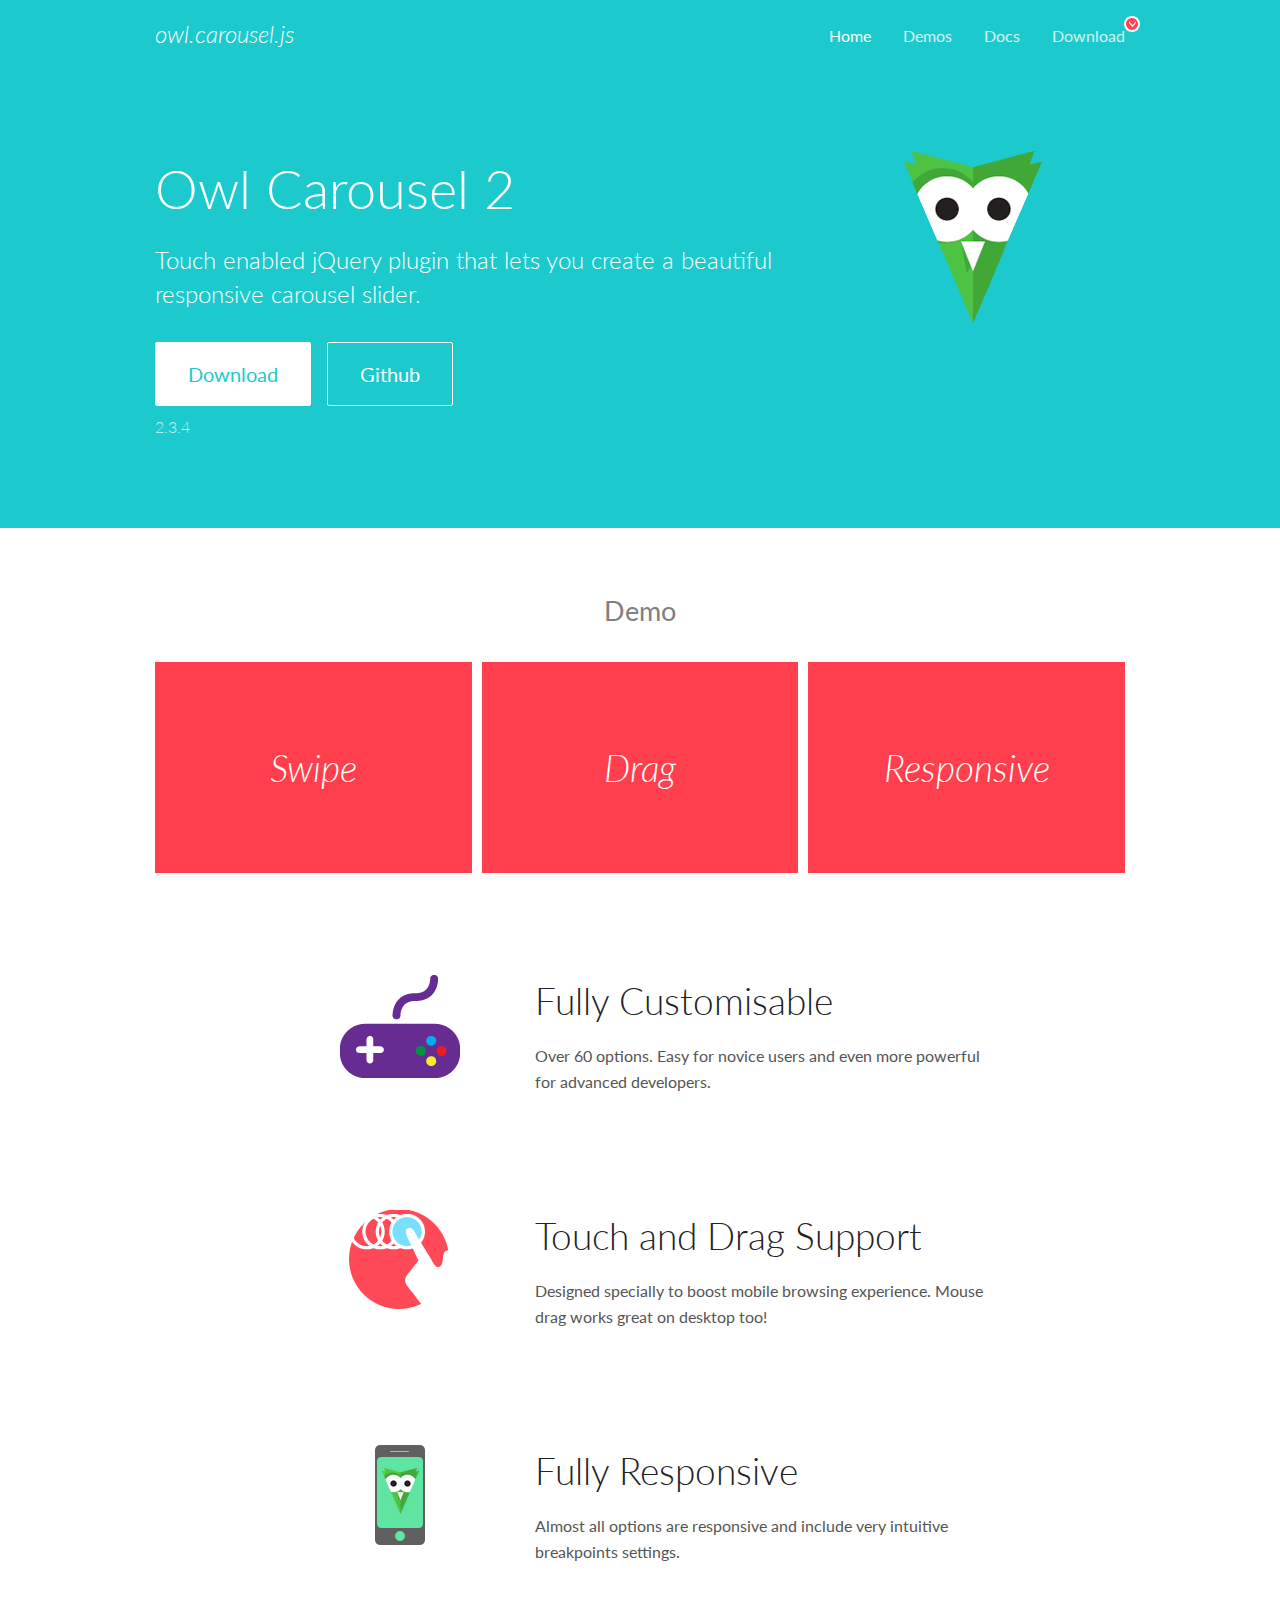
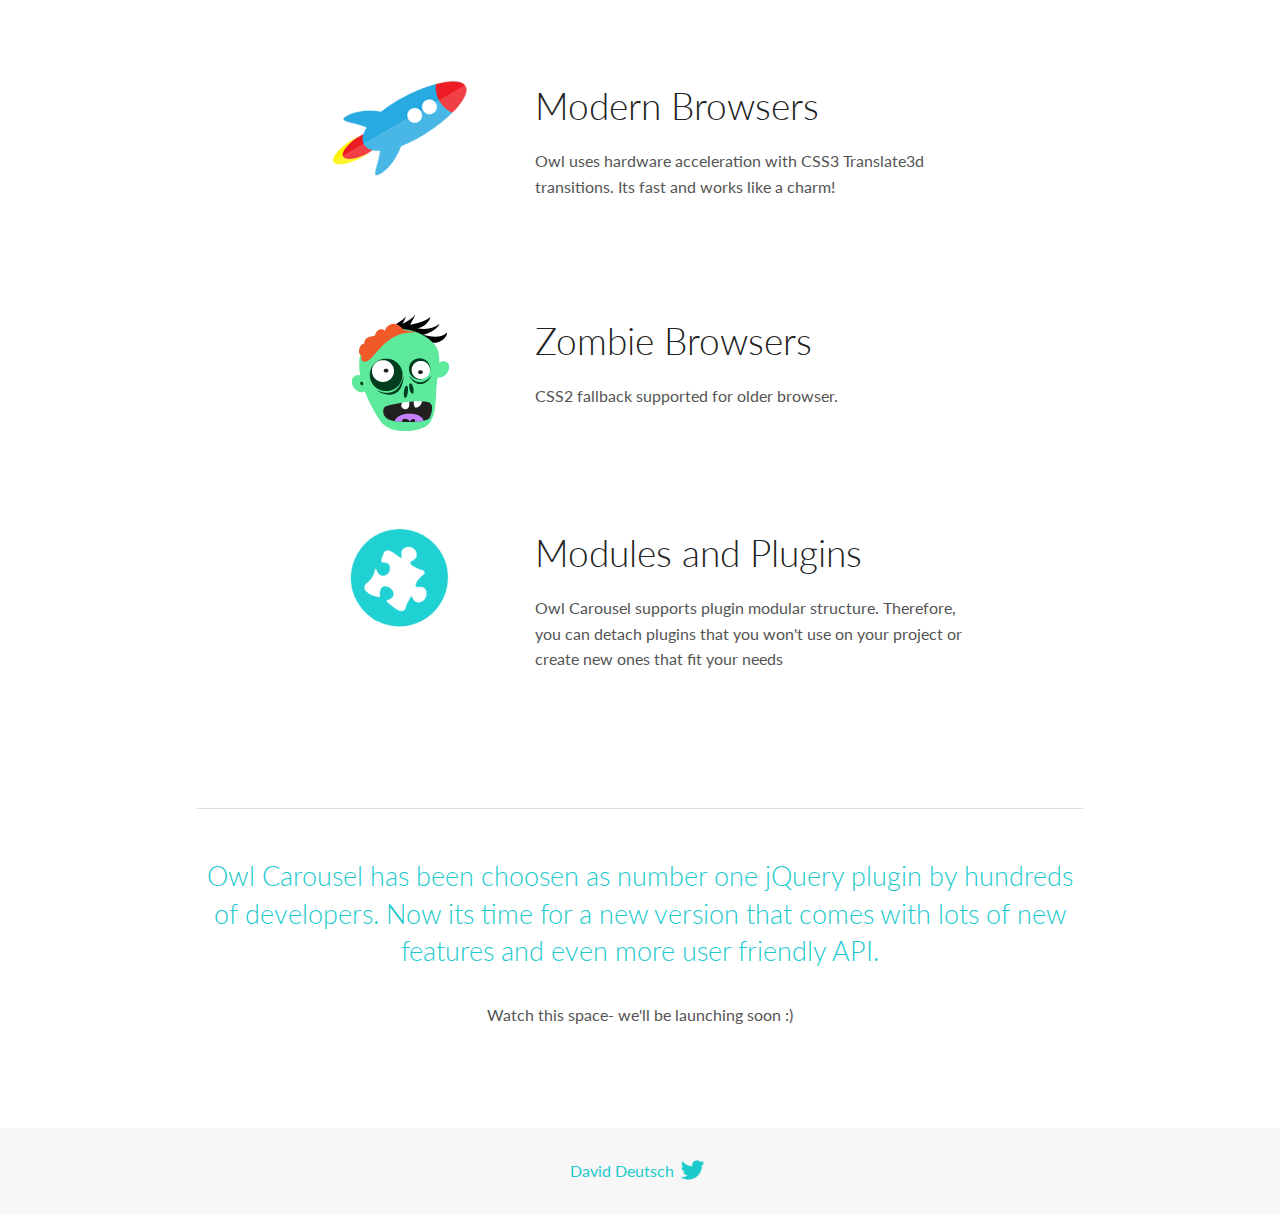
<file: OwlCarousel2-2.3.4/docs/index.html>
<!DOCTYPE html>
<html lang="en">
  <head>

    <!-- head -->
    <meta charset="utf-8">
    <meta name="msapplication-tap-highlight" content="no" />
    <meta name="viewport" content="width=device-width, initial-scale=1.0" />
    <meta name="description" content="Touch enabled jQuery plugin that lets you create beautiful responsive carousel slider.">
    <meta name="author" content="David Deutsch">
    <title>
      Home | Owl Carousel | 2.3.4
    </title>

    <!-- Stylesheets -->
    <link href='https://fonts.googleapis.com/css?family=Lato:300,400,700,400italic,300italic' rel='stylesheet' type='text/css'>
    <link rel="stylesheet" href="assets/css/docs.theme.min.css">

    <!-- Owl Stylesheets -->
    <link rel="stylesheet" href="assets/owlcarousel/assets/owl.carousel.min.css">
    <link rel="stylesheet" href="assets/owlcarousel/assets/owl.theme.default.min.css">

    <!-- HTML5 shim and Respond.js IE8 support of HTML5 elements and media queries -->

    <!--[if lt IE 9]>
      <script src="https://oss.maxcdn.com/libs/html5shiv/3.7.0/html5shiv.js"></script>
      <script src="https://oss.maxcdn.com/libs/respond.js/1.3.0/respond.min.js"></script>
    <![endif]-->

    <!-- Favicons -->
    <link rel="apple-touch-icon-precomposed" sizes="144x144" href="assets/ico/apple-touch-icon-144-precomposed.png">
    <link rel="shortcut icon" href="assets/ico/favicon.png">
    <link rel="shortcut icon" href="favicon.ico">

    <!-- Yeah i know js should not be in header. Its required for demos.-->

    <!-- javascript -->
    <script src="assets/vendors/jquery.min.js"></script>
    <script src="assets/owlcarousel/owl.carousel.js"></script>
  </head>
  <body>

    <!-- header -->
    <header class="header">
      <div class="row">
        <div class="large-12 columns">
          <div class="brand left">
            <h3>
              <a href="/OwlCarousel2/">owl.carousel.js</a> 
            </h3>
          </div>
          <a id="toggle-nav" class="right">
            <span></span> <span></span> <span></span> 
          </a> 
          <div class="nav-bar">
            <ul class="clearfix">
              <li class="active">
                <a href="/OwlCarousel2/index.html">Home</a> 
              </li>
              <li> <a href="/OwlCarousel2/demos/demos.html">Demos</a>  </li>
              <li> <a href="/OwlCarousel2/docs/started-welcome.html">Docs</a>  </li>
              <li>
                <a href="https://github.com/OwlCarousel2/OwlCarousel2/archive/2.3.4.zip">Download</a> 
                <span class="download"></span> 
              </li>
            </ul>
          </div>
        </div>
      </div>
    </header>

    <!-- home panel -->
    <section id="hero">
      <div class="row">
        <div class="large-8 medium-8 columns">
          <h1>Owl Carousel 2</h1>
          <h4>Touch enabled jQuery plugin that lets you create a beautiful responsive carousel slider.</h4>
          <a href="https://github.com/OwlCarousel2/OwlCarousel2/archive/2.3.4.zip" class="hero-button">Download</a> 
          <a href="https://github.com/OwlCarousel2/OwlCarousel2" class="hero-button outline">Github</a> 
          <p>2.3.4</p>
        </div>
        <div class="large-4 medium-4 columns">
          <img class="owl-logo" src="assets/img/owl-logo.png" alt="mr. Owl">
        </div>
      </div>
    </section>

    <!-- body -->
    <div class="home-demo">
      <div class="row">
        <div class="large-12 columns">
          <h3>Demo</h3>
          <div class="owl-carousel">
            <div class="item">
              <h2>Swipe</h2>
            </div>
            <div class="item">
              <h2>Drag</h2>
            </div>
            <div class="item">
              <h2>Responsive</h2>
            </div>
            <div class="item">
              <h2>CSS3</h2>
            </div>
            <div class="item">
              <h2>Fast</h2>
            </div>
            <div class="item">
              <h2>Easy</h2>
            </div>
            <div class="item">
              <h2>Free</h2>
            </div>
            <div class="item">
              <h2>Upgradable</h2>
            </div>
            <div class="item">
              <h2>Tons of options</h2>
            </div>
            <div class="item">
              <h2>Infinity</h2>
            </div>
            <div class="item">
              <h2>Auto Width</h2>
            </div>
          </div>
        </div>
      </div>
    </div>
    <script>
      var owl = $('.owl-carousel');
      owl.owlCarousel({
        margin: 10,
        loop: true,
        responsive: {
          0: {
            items: 1
          },
          600: {
            items: 2
          },
          1000: {
            items: 3
          }
        }
      })
    </script>

    <!-- features -->
    <div id="features">
      <div class="row">
        <div class="small-12 medium-9 small-centered columns">
          <section class="row feature">
            <div class="medium-4 small-12 columns">
              <img src="assets/img/feature-options.png" alt="">
            </div>
            <div class="medium-8 small-12 columns">
              <h2>Fully Customisable</h2>
              <p>Over 60 options. Easy for novice users and even more powerful for advanced developers.</p>
            </div>
          </section>
          <section class="row feature">
            <div class="medium-4 small-12 columns">
              <img src="assets/img/feature-drag.png" alt="">
            </div>
            <div class="medium-8 small-12 columns">
              <h2>Touch and Drag Support</h2>
              <p>Designed specially to boost mobile browsing experience. Mouse drag works great on desktop too!</p>
            </div>
          </section>
          <section class="row feature">
            <div class="medium-4 small-12 columns">
              <img src="assets/img/feature-responsive.png" alt="">
            </div>
            <div class="medium-8 small-12 columns">
              <h2>Fully Responsive</h2>
              <p>Almost all options are responsive and include very intuitive breakpoints settings.</p>
            </div>
          </section>
          <section class="row feature">
            <div class="medium-4 small-12 columns">
              <img src="assets/img/feature-modern.png" alt="">
            </div>
            <div class="medium-8 small-12 columns">
              <h2>Modern Browsers</h2>
              <p>Owl uses hardware acceleration with CSS3 Translate3d transitions. Its fast and works like a charm! </p>
            </div>
          </section>
          <section class="row feature">
            <div class="medium-4 small-12 columns">
              <img src="assets/img/feature-zombie.png" alt="">
            </div>
            <div class="medium-8 small-12 columns">
              <h2>Zombie Browsers</h2>
              <p>CSS2 fallback supported for older browser.</p>
            </div>
          </section>
          <section class="row feature">
            <div class="medium-4 small-12 columns">
              <img src="assets/img/feature-module.png" alt="">
            </div>
            <div class="medium-8 small-12 columns">
              <h2>Modules and Plugins</h2>
              <p>Owl Carousel supports plugin modular structure. Therefore, you can detach plugins that you won&#x27;t use on your project or create new ones that fit your needs</p>
            </div>
          </section>
        </div>
      </div>
    </div>

    <!-- footer -->
    <section id="teaser-text">
      <div class="row">
        <div class="small-12 medium-11 small-centered columns">
          <hr>
          <h3 id="owl-carousel-has-been-choosen-as-number-one-jquery-plugin-by-hundreds-of-developers-now-its-time-for-a-new-version-that-comes-with-lots-of-new-features-and-even-more-user-friendly-api-">Owl Carousel has been choosen as number one jQuery plugin by hundreds of developers. Now its time for a new version that comes with lots of new features and even more user friendly API.</h3>
          <p>Watch this space- we&#39;ll be launching soon :)</p>
        </div>
      </div>
    </section>

    <!-- footer -->
    <footer class="footer">
      <div class="row">
        <div class="large-12 columns">
          <h5>
            <a href="/OwlCarousel2/docs/support-contact.html">David Deutsch</a> 
            <a id="custom-tweet-button" href="https://twitter.com/share?url=https://github.com/OwlCarousel2/OwlCarousel2&text=Owl Carousel - This is so awesome! " target="_blank"></a> 
          </h5>
        </div>
      </div>
    </footer>

    <!-- vendors -->
    <script src="assets/vendors/highlight.js"></script>
    <script src="assets/js/app.js"></script>
  </body>
</html>
</file>
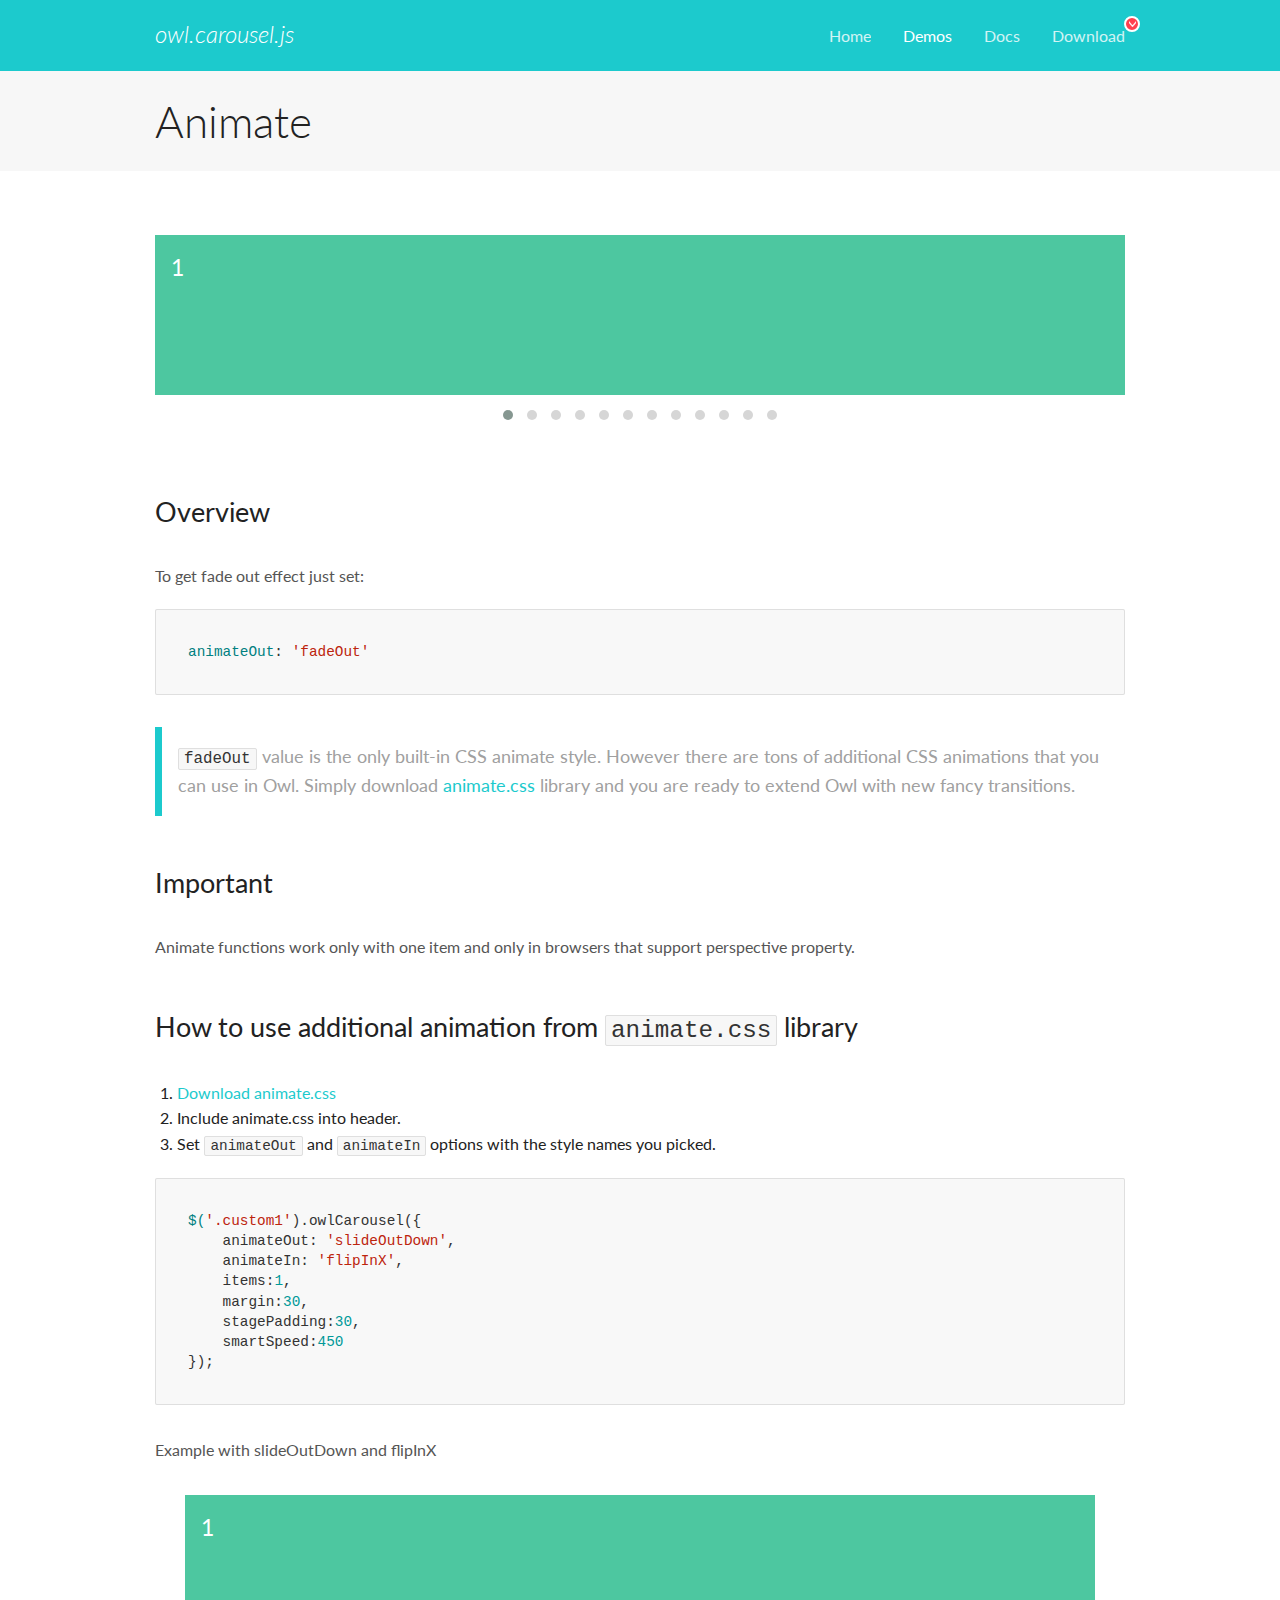
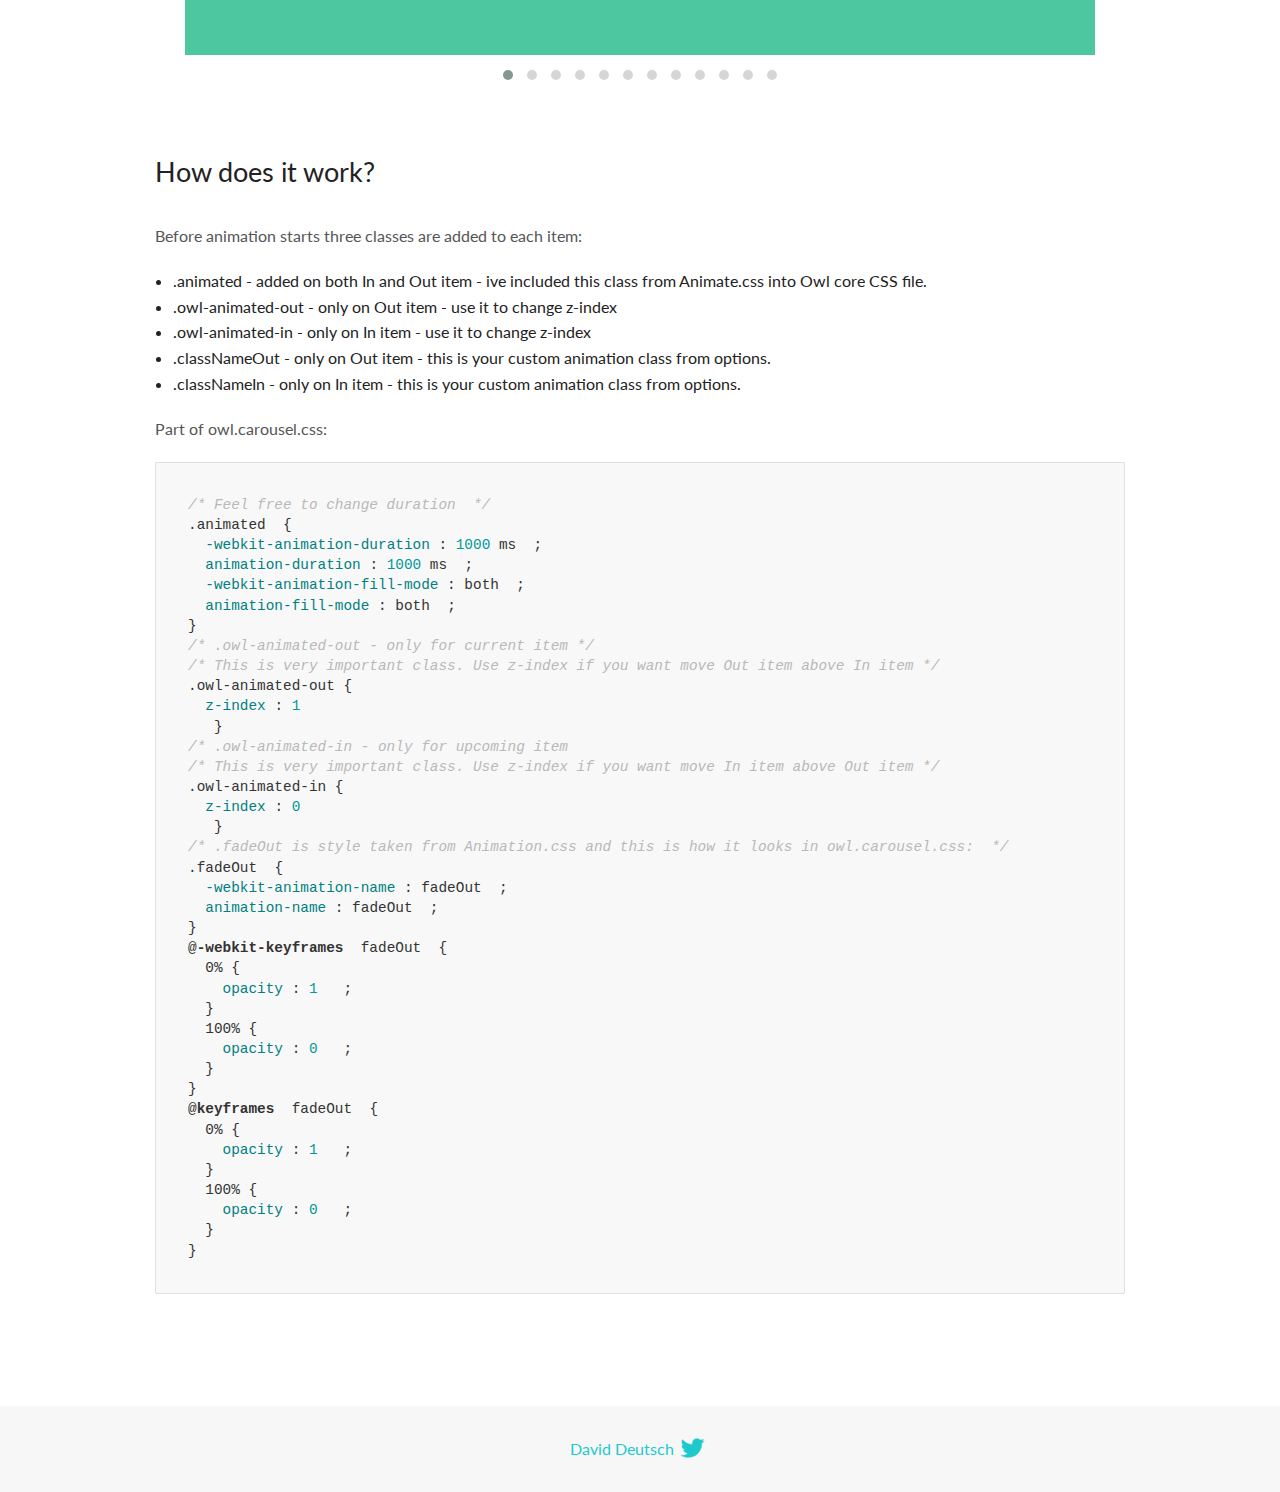
<file: OwlCarousel2-2.3.4/docs/demos/animate.html>
<!DOCTYPE html>
<html lang="en">
  <head>

    <!-- head -->
    <meta charset="utf-8">
    <meta name="msapplication-tap-highlight" content="no" />
    <meta name="viewport" content="width=device-width, initial-scale=1.0" />
    <meta name="description" content="Animate carousel">
    <meta name="author" content="David Deutsch">
    <title>
      Animate Demo | Owl Carousel | 2.3.4
    </title>

    <!-- Stylesheets -->
    <link href='https://fonts.googleapis.com/css?family=Lato:300,400,700,400italic,300italic' rel='stylesheet' type='text/css'>
    <link rel="stylesheet" href="../assets/css/docs.theme.min.css">

    <!-- Owl Stylesheets -->
    <link rel="stylesheet" href="../assets/owlcarousel/assets/owl.carousel.min.css">
    <link rel="stylesheet" href="../assets/owlcarousel/assets/owl.theme.default.min.css">

    <!-- HTML5 shim and Respond.js IE8 support of HTML5 elements and media queries -->

    <!--[if lt IE 9]>
      <script src="https://oss.maxcdn.com/libs/html5shiv/3.7.0/html5shiv.js"></script>
      <script src="https://oss.maxcdn.com/libs/respond.js/1.3.0/respond.min.js"></script>
    <![endif]-->

    <!-- Favicons -->
    <link rel="apple-touch-icon-precomposed" sizes="144x144" href="../assets/ico/apple-touch-icon-144-precomposed.png">
    <link rel="shortcut icon" href="../assets/ico/favicon.png">
    <link rel="shortcut icon" href="favicon.ico">

    <!-- Yeah i know js should not be in header. Its required for demos.-->

    <!-- javascript -->
    <script src="../assets/vendors/jquery.min.js"></script>
    <script src="../assets/owlcarousel/owl.carousel.js"></script>
  </head>
  <body>

    <!-- header -->
    <header class="header">
      <div class="row">
        <div class="large-12 columns">
          <div class="brand left">
            <h3>
              <a href="/OwlCarousel2/">owl.carousel.js</a> 
            </h3>
          </div>
          <a id="toggle-nav" class="right">
            <span></span> <span></span> <span></span> 
          </a> 
          <div class="nav-bar">
            <ul class="clearfix">
              <li> <a href="/OwlCarousel2/index.html">Home</a>  </li>
              <li class="active">
                <a href="/OwlCarousel2/demos/demos.html">Demos</a> 
              </li>
              <li> <a href="/OwlCarousel2/docs/started-welcome.html">Docs</a>  </li>
              <li>
                <a href="https://github.com/OwlCarousel2/OwlCarousel2/archive/2.3.4.zip">Download</a> 
                <span class="download"></span> 
              </li>
            </ul>
          </div>
        </div>
      </div>
    </header>

    <!-- title -->
    <section class="title">
      <div class="row">
        <div class="large-12 columns">
          <h1>Animate</h1>
        </div>
      </div>
    </section>

    <!--  Demos -->
    <section id="demos">
      <div class="row">
        <div class="large-12 columns">
          <div class="fadeOut owl-carousel owl-theme">
            <div class="item">
              <h4>1</h4>
            </div>
            <div class="item">
              <h4>2</h4>
            </div>
            <div class="item">
              <h4>3</h4>
            </div>
            <div class="item">
              <h4>4</h4>
            </div>
            <div class="item">
              <h4>5</h4>
            </div>
            <div class="item">
              <h4>6</h4>
            </div>
            <div class="item">
              <h4>7</h4>
            </div>
            <div class="item">
              <h4>8</h4>
            </div>
            <div class="item">
              <h4>9</h4>
            </div>
            <div class="item">
              <h4>10</h4>
            </div>
            <div class="item">
              <h4>11</h4>
            </div>
            <div class="item">
              <h4>12</h4>
            </div>
          </div>
          <h3 id="overview">Overview</h3>
          <p>To get fade out effect just set:</p>
          <pre><code>animateOut: &#39;fadeOut&#39;</code></pre>
          <blockquote>
            <p><code>fadeOut</code> value is the only built-in CSS animate style. However there are tons of additional CSS animations that you can use in Owl. Simply download
              <a href="https://daneden.github.io/animate.css/">animate.css</a>  library and you are ready to extend Owl with new fancy transitions.</p>
          </blockquote>
          <h3 id="important">Important</h3>
          <p>Animate functions work only with one item and only in browsers that support perspective property.</p>
          <h3 id="how-to-use-additional-animation-from-animate-css-library">How to use additional animation from <code>animate.css</code> library</h3>
          <ol>
            <li> <a href="https://daneden.github.io/animate.css/">Download animate.css</a>  </li>
            <li>Include animate.css into header.</li>
            <li>Set <code>animateOut</code> and <code>animateIn</code> options with the style names you picked.</li>
          </ol>
          <pre><code>$(&#39;.custom1&#39;).owlCarousel({
    animateOut: &#39;slideOutDown&#39;,
    animateIn: &#39;flipInX&#39;,
    items:1,
    margin:30,
    stagePadding:30,
    smartSpeed:450
});</code></pre>
          <p>Example with slideOutDown and flipInX</p>
          <div class="custom1 owl-carousel owl-theme">
            <div class="item">
              <h4>1</h4>
            </div>
            <div class="item">
              <h4>2</h4>
            </div>
            <div class="item">
              <h4>3</h4>
            </div>
            <div class="item">
              <h4>4</h4>
            </div>
            <div class="item">
              <h4>5</h4>
            </div>
            <div class="item">
              <h4>6</h4>
            </div>
            <div class="item">
              <h4>7</h4>
            </div>
            <div class="item">
              <h4>8</h4>
            </div>
            <div class="item">
              <h4>9</h4>
            </div>
            <div class="item">
              <h4>10</h4>
            </div>
            <div class="item">
              <h4>11</h4>
            </div>
            <div class="item">
              <h4>12</h4>
            </div>
          </div>
          <h3 id="how-does-it-work-">How does it work?</h3>
          <p>Before animation starts three classes are added to each item:</p>
          <ul>
            <li>.animated - added on both In and Out item - ive included this class from Animate.css into Owl core CSS file.</li>
            <li>.owl-animated-out - only on Out item - use it to change z-index</li>
            <li>.owl-animated-in - only on In item - use it to change z-index</li>
            <li>.classNameOut - only on Out item - this is your custom animation class from options.</li>
            <li>.classNameIn - only on In item - this is your custom animation class from options.</li>
          </ul>
          <p>Part of owl.carousel.css:</p>
          <pre><code class="language-css"><span class="comment">/* Feel free to change duration  */</span> 
<span class="class">.animated</span>  <span class="rules">{
  <span class="rule"><span class="attribute">-webkit-animation-duration</span> :<span class="value"> <span class="number">1000</span> ms</span> </span> ;
  <span class="rule"><span class="attribute">animation-duration</span> :<span class="value"> <span class="number">1000</span> ms</span> </span> ;
  <span class="rule"><span class="attribute">-webkit-animation-fill-mode</span> :<span class="value"> both</span> </span> ;
  <span class="rule"><span class="attribute">animation-fill-mode</span> :<span class="value"> both</span> </span> ;
<span class="rule">}</span> </span> 
<span class="comment">/* .owl-animated-out - only for current item */</span> 
<span class="comment">/* This is very important class. Use z-index if you want move Out item above In item */</span> 
<span class="class">.owl-animated-out</span> <span class="rules">{
  <span class="rule"><span class="attribute">z-index</span> :<span class="value"> <span class="number">1</span> 
</span> </span> </span> }
<span class="comment">/* .owl-animated-in - only for upcoming item
/* This is very important class. Use z-index if you want move In item above Out item */</span> 
<span class="class">.owl-animated-in</span> <span class="rules">{
  <span class="rule"><span class="attribute">z-index</span> :<span class="value"> <span class="number">0</span> 
</span> </span> </span> }
<span class="comment">/* .fadeOut is style taken from Animation.css and this is how it looks in owl.carousel.css:  */</span> 
<span class="class">.fadeOut</span>  <span class="rules">{
  <span class="rule"><span class="attribute">-webkit-animation-name</span> :<span class="value"> fadeOut</span> </span> ;
  <span class="rule"><span class="attribute">animation-name</span> :<span class="value"> fadeOut</span> </span> ;
<span class="rule">}</span> </span> 
<span class="at_rule">@<span class="keyword">-webkit-keyframes</span>  fadeOut </span> {
  0% <span class="rules">{
    <span class="rule"><span class="attribute">opacity</span> :<span class="value"> <span class="number">1</span> </span> </span> ;
  <span class="rule">}</span> </span> 
  100% <span class="rules">{
    <span class="rule"><span class="attribute">opacity</span> :<span class="value"> <span class="number">0</span> </span> </span> ;
  <span class="rule">}</span> </span> 
}
<span class="at_rule">@<span class="keyword">keyframes</span>  fadeOut </span> {
  0% <span class="rules">{
    <span class="rule"><span class="attribute">opacity</span> :<span class="value"> <span class="number">1</span> </span> </span> ;
  <span class="rule">}</span> </span> 
  100% <span class="rules">{
    <span class="rule"><span class="attribute">opacity</span> :<span class="value"> <span class="number">0</span> </span> </span> ;
  <span class="rule">}</span> </span> 
}</code></pre>
          <link rel="stylesheet" href="../assets/css/animate.css">
          <script>
            jQuery(document).ready(function($) {
              $('.fadeOut').owlCarousel({
                items: 1,
                animateOut: 'fadeOut',
                loop: true,
                margin: 10,
              });
              $('.custom1').owlCarousel({
                animateOut: 'slideOutDown',
                animateIn: 'flipInX',
                items: 1,
                margin: 30,
                stagePadding: 30,
                smartSpeed: 450
              });
            });
          </script>
        </div>
      </div>
    </section>

    <!-- footer -->
    <footer class="footer">
      <div class="row">
        <div class="large-12 columns">
          <h5>
            <a href="/OwlCarousel2/docs/support-contact.html">David Deutsch</a> 
            <a id="custom-tweet-button" href="https://twitter.com/share?url=https://github.com/OwlCarousel2/OwlCarousel2&text=Owl Carousel - This is so awesome! " target="_blank"></a> 
          </h5>
        </div>
      </div>
    </footer>

    <!-- vendors -->
    <script src="../assets/vendors/highlight.js"></script>
    <script src="../assets/js/app.js"></script>
  </body>
</html>
</file>
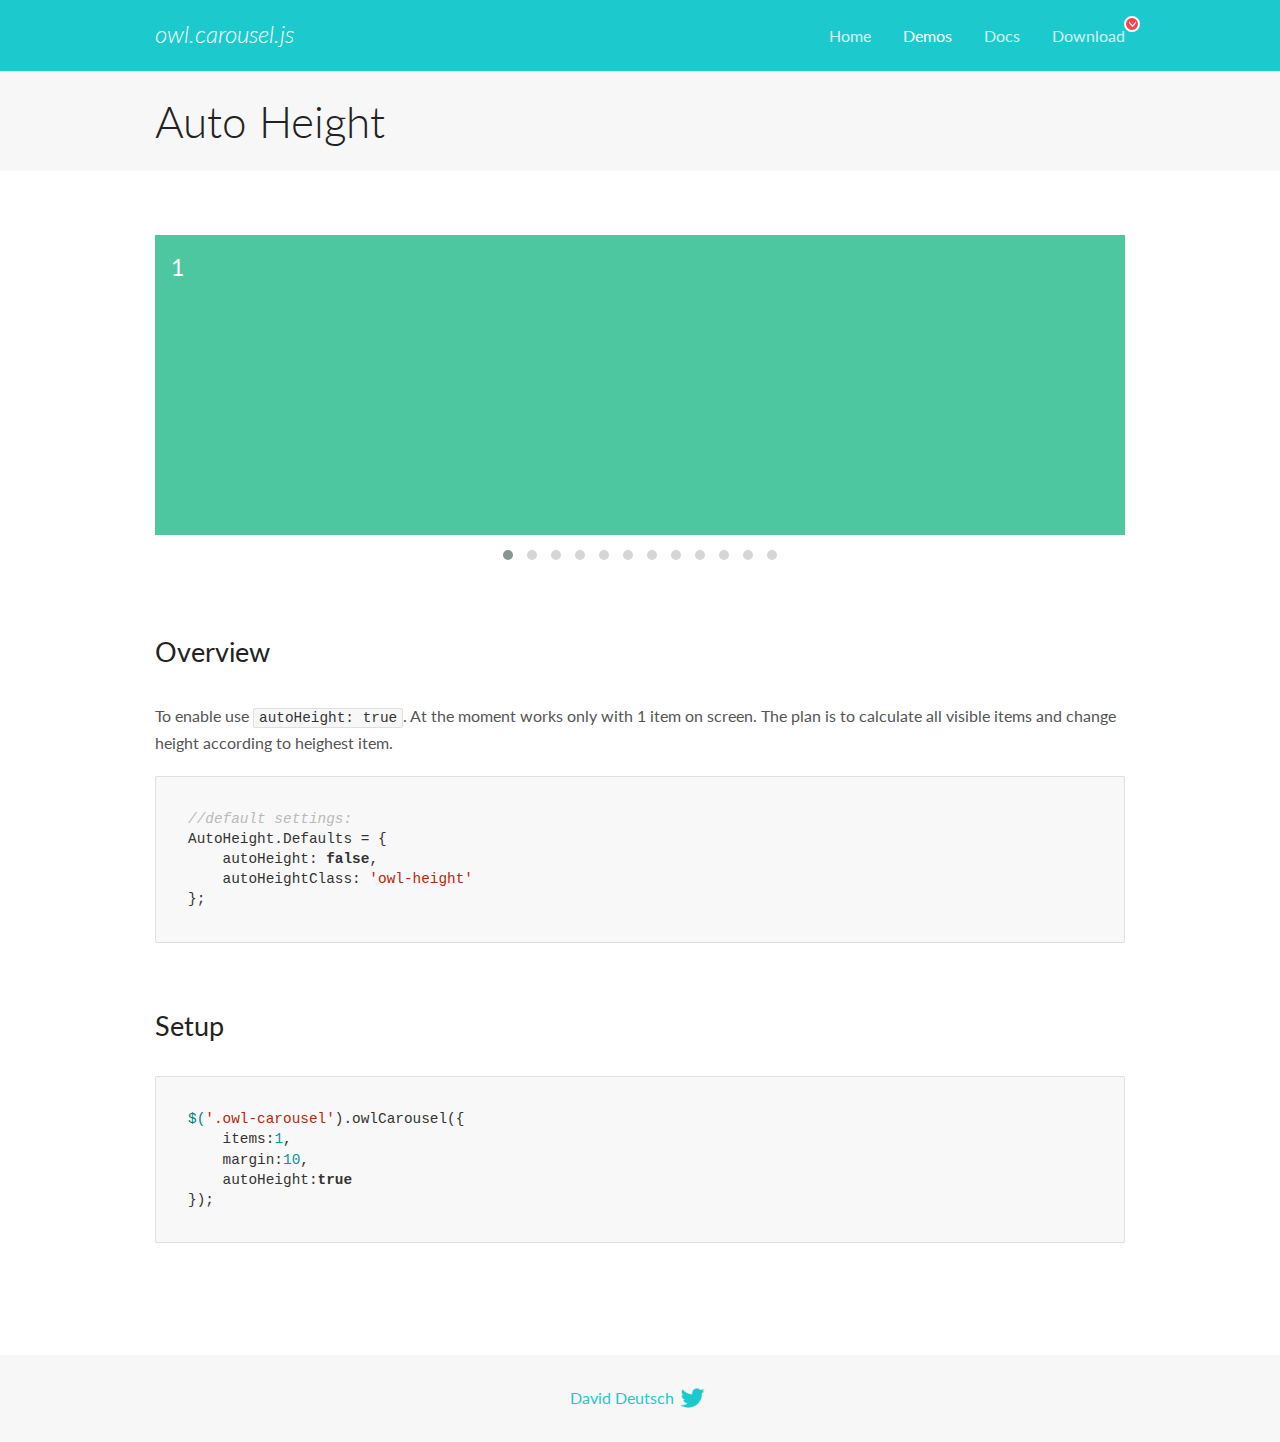
<file: OwlCarousel2-2.3.4/docs/demos/autoheight.html>
<!DOCTYPE html>
<html lang="en">
  <head>

    <!-- head -->
    <meta charset="utf-8">
    <meta name="msapplication-tap-highlight" content="no" />
    <meta name="viewport" content="width=device-width, initial-scale=1.0" />
    <meta name="description" content="autoHeight usage demo">
    <meta name="author" content="David Deutsch">
    <title>
      Auto Height Demo | Owl Carousel | 2.3.4
    </title>

    <!-- Stylesheets -->
    <link href='https://fonts.googleapis.com/css?family=Lato:300,400,700,400italic,300italic' rel='stylesheet' type='text/css'>
    <link rel="stylesheet" href="../assets/css/docs.theme.min.css">

    <!-- Owl Stylesheets -->
    <link rel="stylesheet" href="../assets/owlcarousel/assets/owl.carousel.min.css">
    <link rel="stylesheet" href="../assets/owlcarousel/assets/owl.theme.default.min.css">

    <!-- HTML5 shim and Respond.js IE8 support of HTML5 elements and media queries -->

    <!--[if lt IE 9]>
      <script src="https://oss.maxcdn.com/libs/html5shiv/3.7.0/html5shiv.js"></script>
      <script src="https://oss.maxcdn.com/libs/respond.js/1.3.0/respond.min.js"></script>
    <![endif]-->

    <!-- Favicons -->
    <link rel="apple-touch-icon-precomposed" sizes="144x144" href="../assets/ico/apple-touch-icon-144-precomposed.png">
    <link rel="shortcut icon" href="../assets/ico/favicon.png">
    <link rel="shortcut icon" href="favicon.ico">

    <!-- Yeah i know js should not be in header. Its required for demos.-->

    <!-- javascript -->
    <script src="../assets/vendors/jquery.min.js"></script>
    <script src="../assets/owlcarousel/owl.carousel.js"></script>
  </head>
  <body>

    <!-- header -->
    <header class="header">
      <div class="row">
        <div class="large-12 columns">
          <div class="brand left">
            <h3>
              <a href="/OwlCarousel2/">owl.carousel.js</a> 
            </h3>
          </div>
          <a id="toggle-nav" class="right">
            <span></span> <span></span> <span></span> 
          </a> 
          <div class="nav-bar">
            <ul class="clearfix">
              <li> <a href="/OwlCarousel2/index.html">Home</a>  </li>
              <li class="active">
                <a href="/OwlCarousel2/demos/demos.html">Demos</a> 
              </li>
              <li> <a href="/OwlCarousel2/docs/started-welcome.html">Docs</a>  </li>
              <li>
                <a href="https://github.com/OwlCarousel2/OwlCarousel2/archive/2.3.4.zip">Download</a> 
                <span class="download"></span> 
              </li>
            </ul>
          </div>
        </div>
      </div>
    </header>

    <!-- title -->
    <section class="title">
      <div class="row">
        <div class="large-12 columns">
          <h1>Auto Height</h1>
        </div>
      </div>
    </section>

    <!--  Demos -->
    <section id="demos">
      <div class="row">
        <div class="large-12 columns">
          <div class="owl-carousel owl-theme">
            <div class="item" style="height:300px">
              <h4>1</h4>
            </div>
            <div class="item" style="height:100px">
              <h4>2</h4>
            </div>
            <div class="item" style="height:500px">
              <h4>3</h4>
            </div>
            <div class="item" style="height:250px">
              <h4>4</h4>
            </div>
            <div class="item" style="height:400px">
              <h4>5</h4>
            </div>
            <div class="item" style="height:500px">
              <h4>6</h4>
            </div>
            <div class="item" style="height:600px">
              <h4>7</h4>
            </div>
            <div class="item" style="height:400px">
              <h4>8</h4>
            </div>
            <div class="item" style="height:300px">
              <h4>9</h4>
            </div>
            <div class="item" style="height:350px">
              <h4>10</h4>
            </div>
            <div class="item" style="height:200px">
              <h4>11</h4>
            </div>
            <div class="item" style="height:150px">
              <h4>12</h4>
            </div>
          </div>
          <h3 id="overview">Overview</h3>
          <p>To enable use <code>autoHeight: true</code>. At the moment works only with 1 item on screen. The plan is to calculate all visible items and change height according to heighest item.</p>
          <pre><code>//default settings:
AutoHeight.Defaults = {
    autoHeight: false,
    autoHeightClass: &#39;owl-height&#39;
};</code></pre>
          <h3 id="setup">Setup</h3>
          <pre><code>$(&#39;.owl-carousel&#39;).owlCarousel({
    items:1,
    margin:10,
    autoHeight:true
});</code></pre>
          <script>
            $(document).ready(function() {
              $('.owl-carousel').owlCarousel({
                items: 1,
                margin: 10,
                autoHeight: true
              });
            })
          </script>
        </div>
      </div>
    </section>

    <!-- footer -->
    <footer class="footer">
      <div class="row">
        <div class="large-12 columns">
          <h5>
            <a href="/OwlCarousel2/docs/support-contact.html">David Deutsch</a> 
            <a id="custom-tweet-button" href="https://twitter.com/share?url=https://github.com/OwlCarousel2/OwlCarousel2&text=Owl Carousel - This is so awesome! " target="_blank"></a> 
          </h5>
        </div>
      </div>
    </footer>

    <!-- vendors -->
    <script src="../assets/vendors/highlight.js"></script>
    <script src="../assets/js/app.js"></script>
  </body>
</html>
</file>
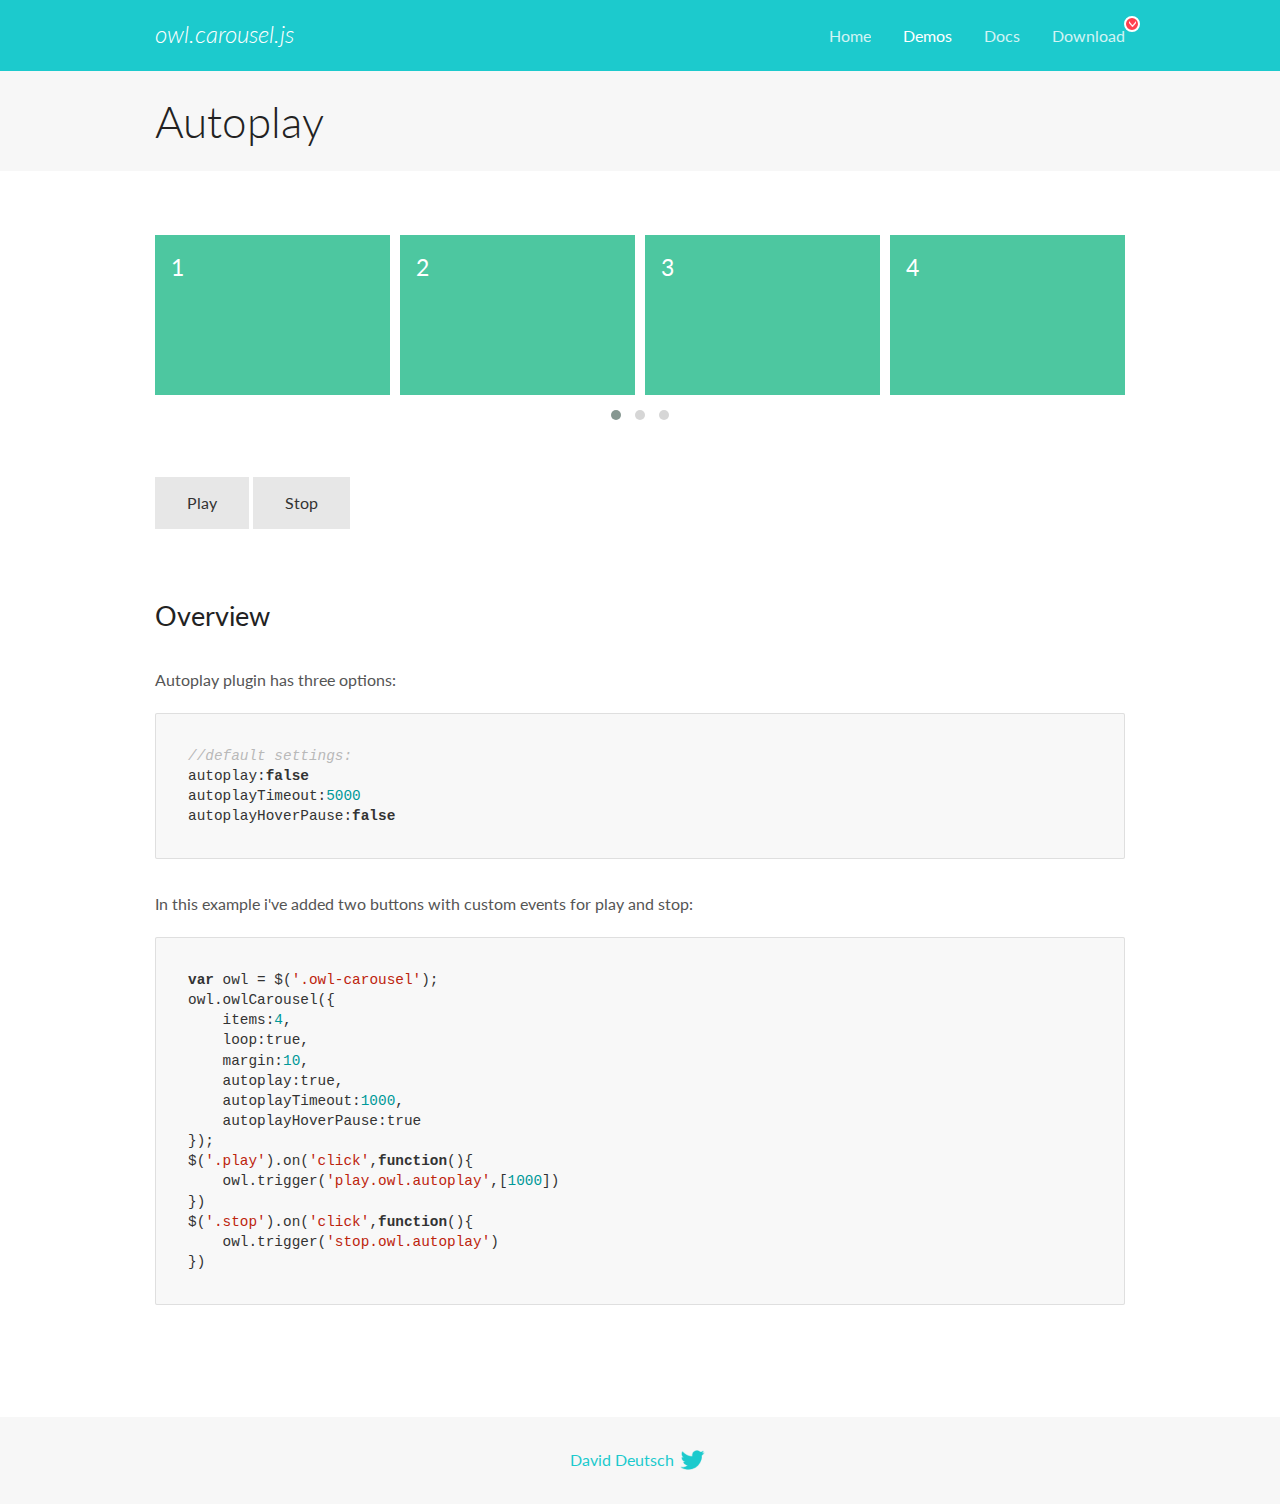
<file: OwlCarousel2-2.3.4/docs/demos/autoplay.html>
<!DOCTYPE html>
<html lang="en">
  <head>

    <!-- head -->
    <meta charset="utf-8">
    <meta name="msapplication-tap-highlight" content="no" />
    <meta name="viewport" content="width=device-width, initial-scale=1.0" />
    <meta name="description" content="Autoplay usage demo">
    <meta name="author" content="David Deutsch">
    <title>
      Autoplay Demo | Owl Carousel | 2.3.4
    </title>

    <!-- Stylesheets -->
    <link href='https://fonts.googleapis.com/css?family=Lato:300,400,700,400italic,300italic' rel='stylesheet' type='text/css'>
    <link rel="stylesheet" href="../assets/css/docs.theme.min.css">

    <!-- Owl Stylesheets -->
    <link rel="stylesheet" href="../assets/owlcarousel/assets/owl.carousel.min.css">
    <link rel="stylesheet" href="../assets/owlcarousel/assets/owl.theme.default.min.css">

    <!-- HTML5 shim and Respond.js IE8 support of HTML5 elements and media queries -->

    <!--[if lt IE 9]>
      <script src="https://oss.maxcdn.com/libs/html5shiv/3.7.0/html5shiv.js"></script>
      <script src="https://oss.maxcdn.com/libs/respond.js/1.3.0/respond.min.js"></script>
    <![endif]-->

    <!-- Favicons -->
    <link rel="apple-touch-icon-precomposed" sizes="144x144" href="../assets/ico/apple-touch-icon-144-precomposed.png">
    <link rel="shortcut icon" href="../assets/ico/favicon.png">
    <link rel="shortcut icon" href="favicon.ico">

    <!-- Yeah i know js should not be in header. Its required for demos.-->

    <!-- javascript -->
    <script src="../assets/vendors/jquery.min.js"></script>
    <script src="../assets/owlcarousel/owl.carousel.js"></script>
  </head>
  <body>

    <!-- header -->
    <header class="header">
      <div class="row">
        <div class="large-12 columns">
          <div class="brand left">
            <h3>
              <a href="/OwlCarousel2/">owl.carousel.js</a> 
            </h3>
          </div>
          <a id="toggle-nav" class="right">
            <span></span> <span></span> <span></span> 
          </a> 
          <div class="nav-bar">
            <ul class="clearfix">
              <li> <a href="/OwlCarousel2/index.html">Home</a>  </li>
              <li class="active">
                <a href="/OwlCarousel2/demos/demos.html">Demos</a> 
              </li>
              <li> <a href="/OwlCarousel2/docs/started-welcome.html">Docs</a>  </li>
              <li>
                <a href="https://github.com/OwlCarousel2/OwlCarousel2/archive/2.3.4.zip">Download</a> 
                <span class="download"></span> 
              </li>
            </ul>
          </div>
        </div>
      </div>
    </header>

    <!-- title -->
    <section class="title">
      <div class="row">
        <div class="large-12 columns">
          <h1>Autoplay</h1>
        </div>
      </div>
    </section>

    <!--  Demos -->
    <section id="demos">
      <div class="row">
        <div class="large-12 columns">
          <div class="owl-carousel owl-theme">
            <div class="item">
              <h4>1</h4>
            </div>
            <div class="item">
              <h4>2</h4>
            </div>
            <div class="item">
              <h4>3</h4>
            </div>
            <div class="item">
              <h4>4</h4>
            </div>
            <div class="item">
              <h4>5</h4>
            </div>
            <div class="item">
              <h4>6</h4>
            </div>
            <div class="item">
              <h4>7</h4>
            </div>
            <div class="item">
              <h4>8</h4>
            </div>
            <div class="item">
              <h4>9</h4>
            </div>
            <div class="item">
              <h4>10</h4>
            </div>
            <div class="item">
              <h4>11</h4>
            </div>
            <div class="item">
              <h4>12</h4>
            </div>
          </div>
          <a class="button secondary play">Play</a> 
          <a class="button secondary stop">Stop</a> 
          <h3 id="overview">Overview</h3>
          <p>Autoplay plugin has three options:</p>
          <pre><code>//default settings:
autoplay:false
autoplayTimeout:5000
autoplayHoverPause:false</code></pre>
          <p>In this example i&#39;ve added two buttons with custom events for play and stop:</p>
          <pre><code>var owl = $(&#39;.owl-carousel&#39;);
owl.owlCarousel({
    items:4,
    loop:true,
    margin:10,
    autoplay:true,
    autoplayTimeout:1000,
    autoplayHoverPause:true
});
$(&#39;.play&#39;).on(&#39;click&#39;,function(){
    owl.trigger(&#39;play.owl.autoplay&#39;,[1000])
})
$(&#39;.stop&#39;).on(&#39;click&#39;,function(){
    owl.trigger(&#39;stop.owl.autoplay&#39;)
})</code></pre>
          <script>
            $(document).ready(function() {
              var owl = $('.owl-carousel');
              owl.owlCarousel({
                items: 4,
                loop: true,
                margin: 10,
                autoplay: true,
                autoplayTimeout: 1000,
                autoplayHoverPause: true
              });
              $('.play').on('click', function() {
                owl.trigger('play.owl.autoplay', [1000])
              })
              $('.stop').on('click', function() {
                owl.trigger('stop.owl.autoplay')
              })
            })
          </script>
        </div>
      </div>
    </section>

    <!-- footer -->
    <footer class="footer">
      <div class="row">
        <div class="large-12 columns">
          <h5>
            <a href="/OwlCarousel2/docs/support-contact.html">David Deutsch</a> 
            <a id="custom-tweet-button" href="https://twitter.com/share?url=https://github.com/OwlCarousel2/OwlCarousel2&text=Owl Carousel - This is so awesome! " target="_blank"></a> 
          </h5>
        </div>
      </div>
    </footer>

    <!-- vendors -->
    <script src="../assets/vendors/highlight.js"></script>
    <script src="../assets/js/app.js"></script>
  </body>
</html>
</file>
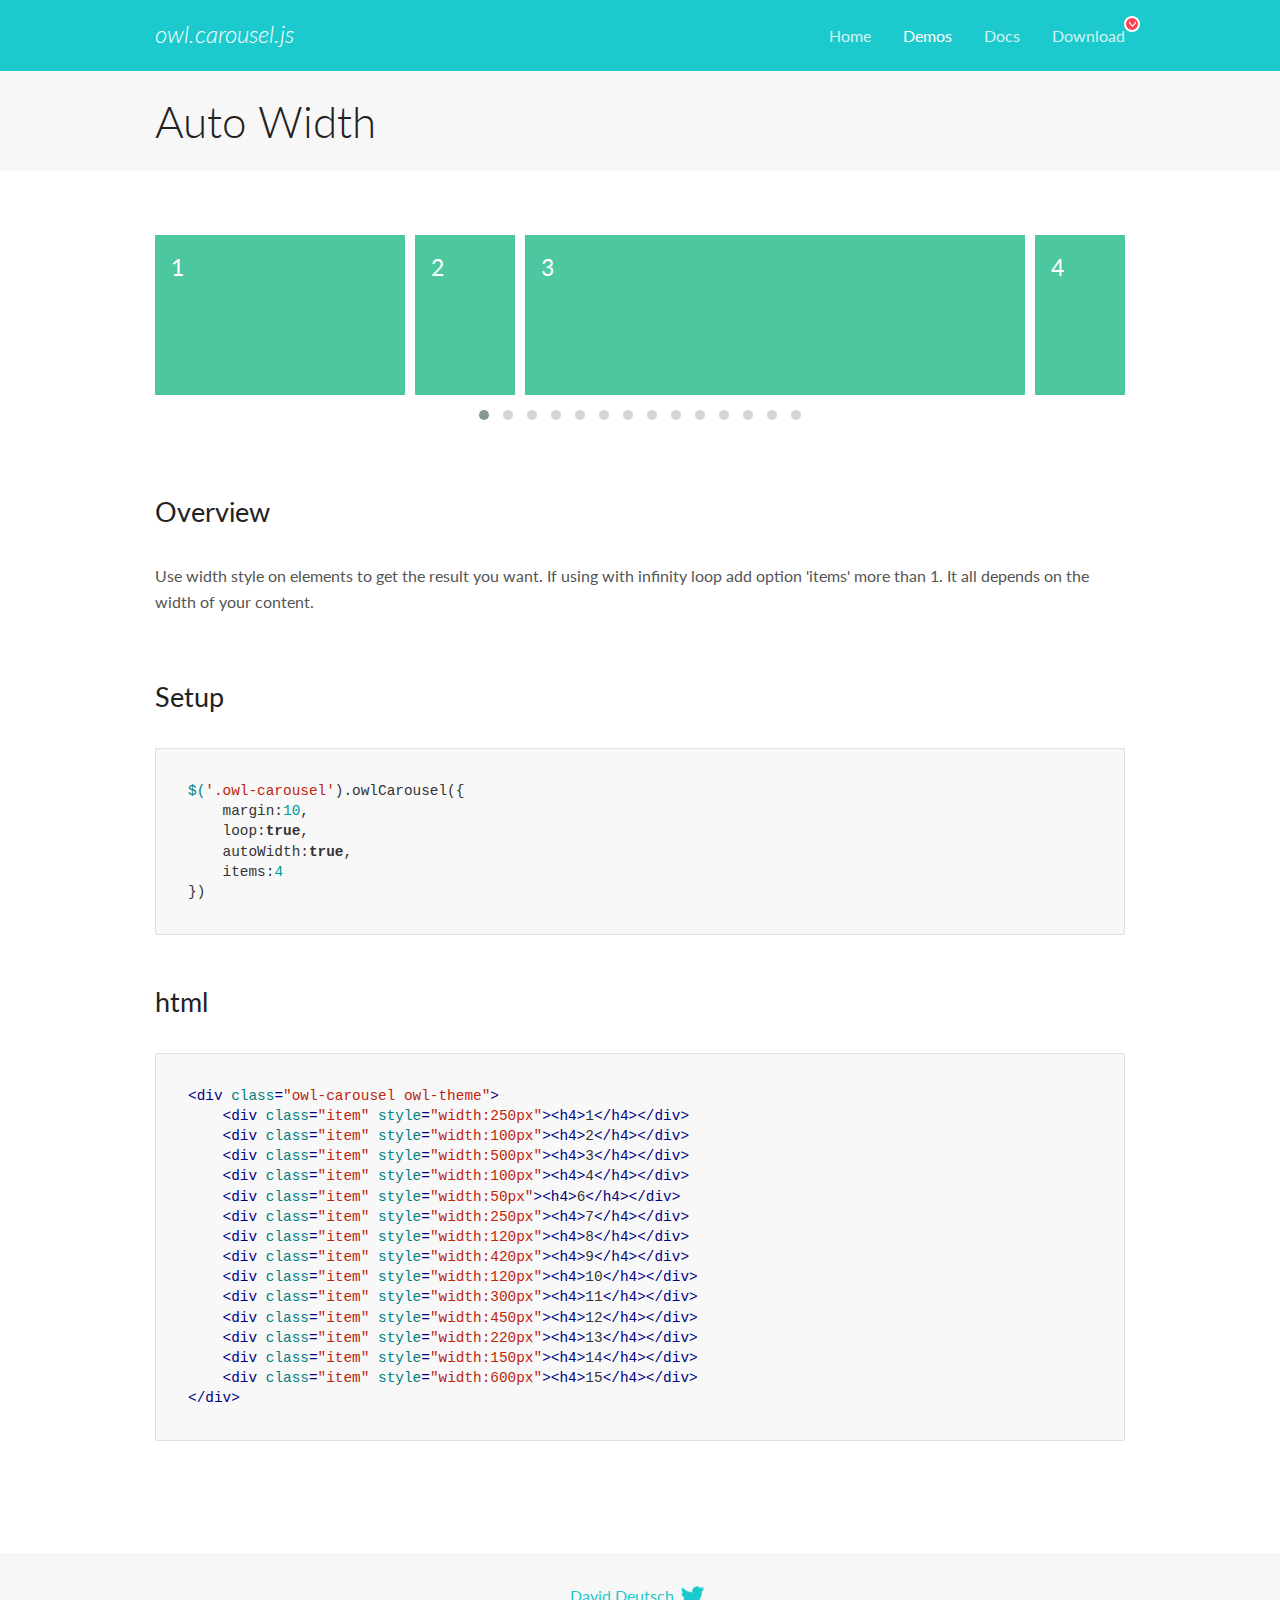
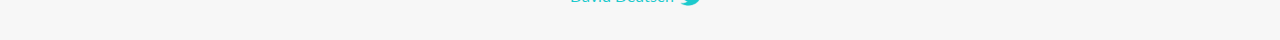
<file: OwlCarousel2-2.3.4/docs/demos/autowidth.html>
<!DOCTYPE html>
<html lang="en">
  <head>

    <!-- head -->
    <meta charset="utf-8">
    <meta name="msapplication-tap-highlight" content="no" />
    <meta name="viewport" content="width=device-width, initial-scale=1.0" />
    <meta name="description" content="Auto Width">
    <meta name="author" content="David Deutsch">
    <title>
      Auto Width Demo | Owl Carousel | 2.3.4
    </title>

    <!-- Stylesheets -->
    <link href='https://fonts.googleapis.com/css?family=Lato:300,400,700,400italic,300italic' rel='stylesheet' type='text/css'>
    <link rel="stylesheet" href="../assets/css/docs.theme.min.css">

    <!-- Owl Stylesheets -->
    <link rel="stylesheet" href="../assets/owlcarousel/assets/owl.carousel.min.css">
    <link rel="stylesheet" href="../assets/owlcarousel/assets/owl.theme.default.min.css">

    <!-- HTML5 shim and Respond.js IE8 support of HTML5 elements and media queries -->

    <!--[if lt IE 9]>
      <script src="https://oss.maxcdn.com/libs/html5shiv/3.7.0/html5shiv.js"></script>
      <script src="https://oss.maxcdn.com/libs/respond.js/1.3.0/respond.min.js"></script>
    <![endif]-->

    <!-- Favicons -->
    <link rel="apple-touch-icon-precomposed" sizes="144x144" href="../assets/ico/apple-touch-icon-144-precomposed.png">
    <link rel="shortcut icon" href="../assets/ico/favicon.png">
    <link rel="shortcut icon" href="favicon.ico">

    <!-- Yeah i know js should not be in header. Its required for demos.-->

    <!-- javascript -->
    <script src="../assets/vendors/jquery.min.js"></script>
    <script src="../assets/owlcarousel/owl.carousel.js"></script>
  </head>
  <body>

    <!-- header -->
    <header class="header">
      <div class="row">
        <div class="large-12 columns">
          <div class="brand left">
            <h3>
              <a href="/OwlCarousel2/">owl.carousel.js</a> 
            </h3>
          </div>
          <a id="toggle-nav" class="right">
            <span></span> <span></span> <span></span> 
          </a> 
          <div class="nav-bar">
            <ul class="clearfix">
              <li> <a href="/OwlCarousel2/index.html">Home</a>  </li>
              <li class="active">
                <a href="/OwlCarousel2/demos/demos.html">Demos</a> 
              </li>
              <li> <a href="/OwlCarousel2/docs/started-welcome.html">Docs</a>  </li>
              <li>
                <a href="https://github.com/OwlCarousel2/OwlCarousel2/archive/2.3.4.zip">Download</a> 
                <span class="download"></span> 
              </li>
            </ul>
          </div>
        </div>
      </div>
    </header>

    <!-- title -->
    <section class="title">
      <div class="row">
        <div class="large-12 columns">
          <h1>Auto Width</h1>
        </div>
      </div>
    </section>

    <!--  Demos -->
    <section id="demos">
      <div class="row">
        <div class="large-12 columns">
          <div class="owl-carousel owl-theme">
            <div class="item" style="width:250px">
              <h4>1</h4>
            </div>
            <div class="item" style="width:100px">
              <h4>2</h4>
            </div>
            <div class="item" style="width:500px">
              <h4>3</h4>
            </div>
            <div class="item" style="width:100px">
              <h4>4</h4>
            </div>
            <div class="item" style="width:50px">
              <h4>6</h4>
            </div>
            <div class="item" style="width:250px">
              <h4>7</h4>
            </div>
            <div class="item" style="width:120px">
              <h4>8</h4>
            </div>
            <div class="item" style="width:420px">
              <h4>9</h4>
            </div>
            <div class="item" style="width:120px">
              <h4>10</h4>
            </div>
            <div class="item" style="width:300px">
              <h4>11</h4>
            </div>
            <div class="item" style="width:450px">
              <h4>12</h4>
            </div>
            <div class="item" style="width:220px">
              <h4>13</h4>
            </div>
            <div class="item" style="width:150px">
              <h4>14</h4>
            </div>
            <div class="item" style="width:600px">
              <h4>15</h4>
            </div>
          </div>
          <h3 id="overview">Overview</h3>
          <p>Use width style on elements to get the result you want. If using with infinity loop add option &#39;items&#39; more than 1. It all depends on the width of your content.</p>
          <h3 id="setup">Setup</h3>
          <pre><code>$(&#39;.owl-carousel&#39;).owlCarousel({
    margin:10,
    loop:true,
    autoWidth:true,
    items:4
})</code></pre>
          <h3 id="html">html</h3>
          <pre><code>&lt;div class=&quot;owl-carousel owl-theme&quot;&gt;
    &lt;div class=&quot;item&quot; style=&quot;width:250px&quot;&gt;&lt;h4&gt;1&lt;/h4&gt;&lt;/div&gt;
    &lt;div class=&quot;item&quot; style=&quot;width:100px&quot;&gt;&lt;h4&gt;2&lt;/h4&gt;&lt;/div&gt;
    &lt;div class=&quot;item&quot; style=&quot;width:500px&quot;&gt;&lt;h4&gt;3&lt;/h4&gt;&lt;/div&gt;
    &lt;div class=&quot;item&quot; style=&quot;width:100px&quot;&gt;&lt;h4&gt;4&lt;/h4&gt;&lt;/div&gt;
    &lt;div class=&quot;item&quot; style=&quot;width:50px&quot;&gt;&lt;h4&gt;6&lt;/h4&gt;&lt;/div&gt;
    &lt;div class=&quot;item&quot; style=&quot;width:250px&quot;&gt;&lt;h4&gt;7&lt;/h4&gt;&lt;/div&gt;
    &lt;div class=&quot;item&quot; style=&quot;width:120px&quot;&gt;&lt;h4&gt;8&lt;/h4&gt;&lt;/div&gt;
    &lt;div class=&quot;item&quot; style=&quot;width:420px&quot;&gt;&lt;h4&gt;9&lt;/h4&gt;&lt;/div&gt;
    &lt;div class=&quot;item&quot; style=&quot;width:120px&quot;&gt;&lt;h4&gt;10&lt;/h4&gt;&lt;/div&gt;
    &lt;div class=&quot;item&quot; style=&quot;width:300px&quot;&gt;&lt;h4&gt;11&lt;/h4&gt;&lt;/div&gt;
    &lt;div class=&quot;item&quot; style=&quot;width:450px&quot;&gt;&lt;h4&gt;12&lt;/h4&gt;&lt;/div&gt;
    &lt;div class=&quot;item&quot; style=&quot;width:220px&quot;&gt;&lt;h4&gt;13&lt;/h4&gt;&lt;/div&gt;
    &lt;div class=&quot;item&quot; style=&quot;width:150px&quot;&gt;&lt;h4&gt;14&lt;/h4&gt;&lt;/div&gt;
    &lt;div class=&quot;item&quot; style=&quot;width:600px&quot;&gt;&lt;h4&gt;15&lt;/h4&gt;&lt;/div&gt;
&lt;/div&gt;</code></pre>
          <script>
            $(document).ready(function() {
              $('.owl-carousel').owlCarousel({
                margin: 10,
                loop: true,
                autoWidth: true,
                items: 4
              })
            })
          </script>
        </div>
      </div>
    </section>

    <!-- footer -->
    <footer class="footer">
      <div class="row">
        <div class="large-12 columns">
          <h5>
            <a href="/OwlCarousel2/docs/support-contact.html">David Deutsch</a> 
            <a id="custom-tweet-button" href="https://twitter.com/share?url=https://github.com/OwlCarousel2/OwlCarousel2&text=Owl Carousel - This is so awesome! " target="_blank"></a> 
          </h5>
        </div>
      </div>
    </footer>

    <!-- vendors -->
    <script src="../assets/vendors/highlight.js"></script>
    <script src="../assets/js/app.js"></script>
  </body>
</html>
</file>
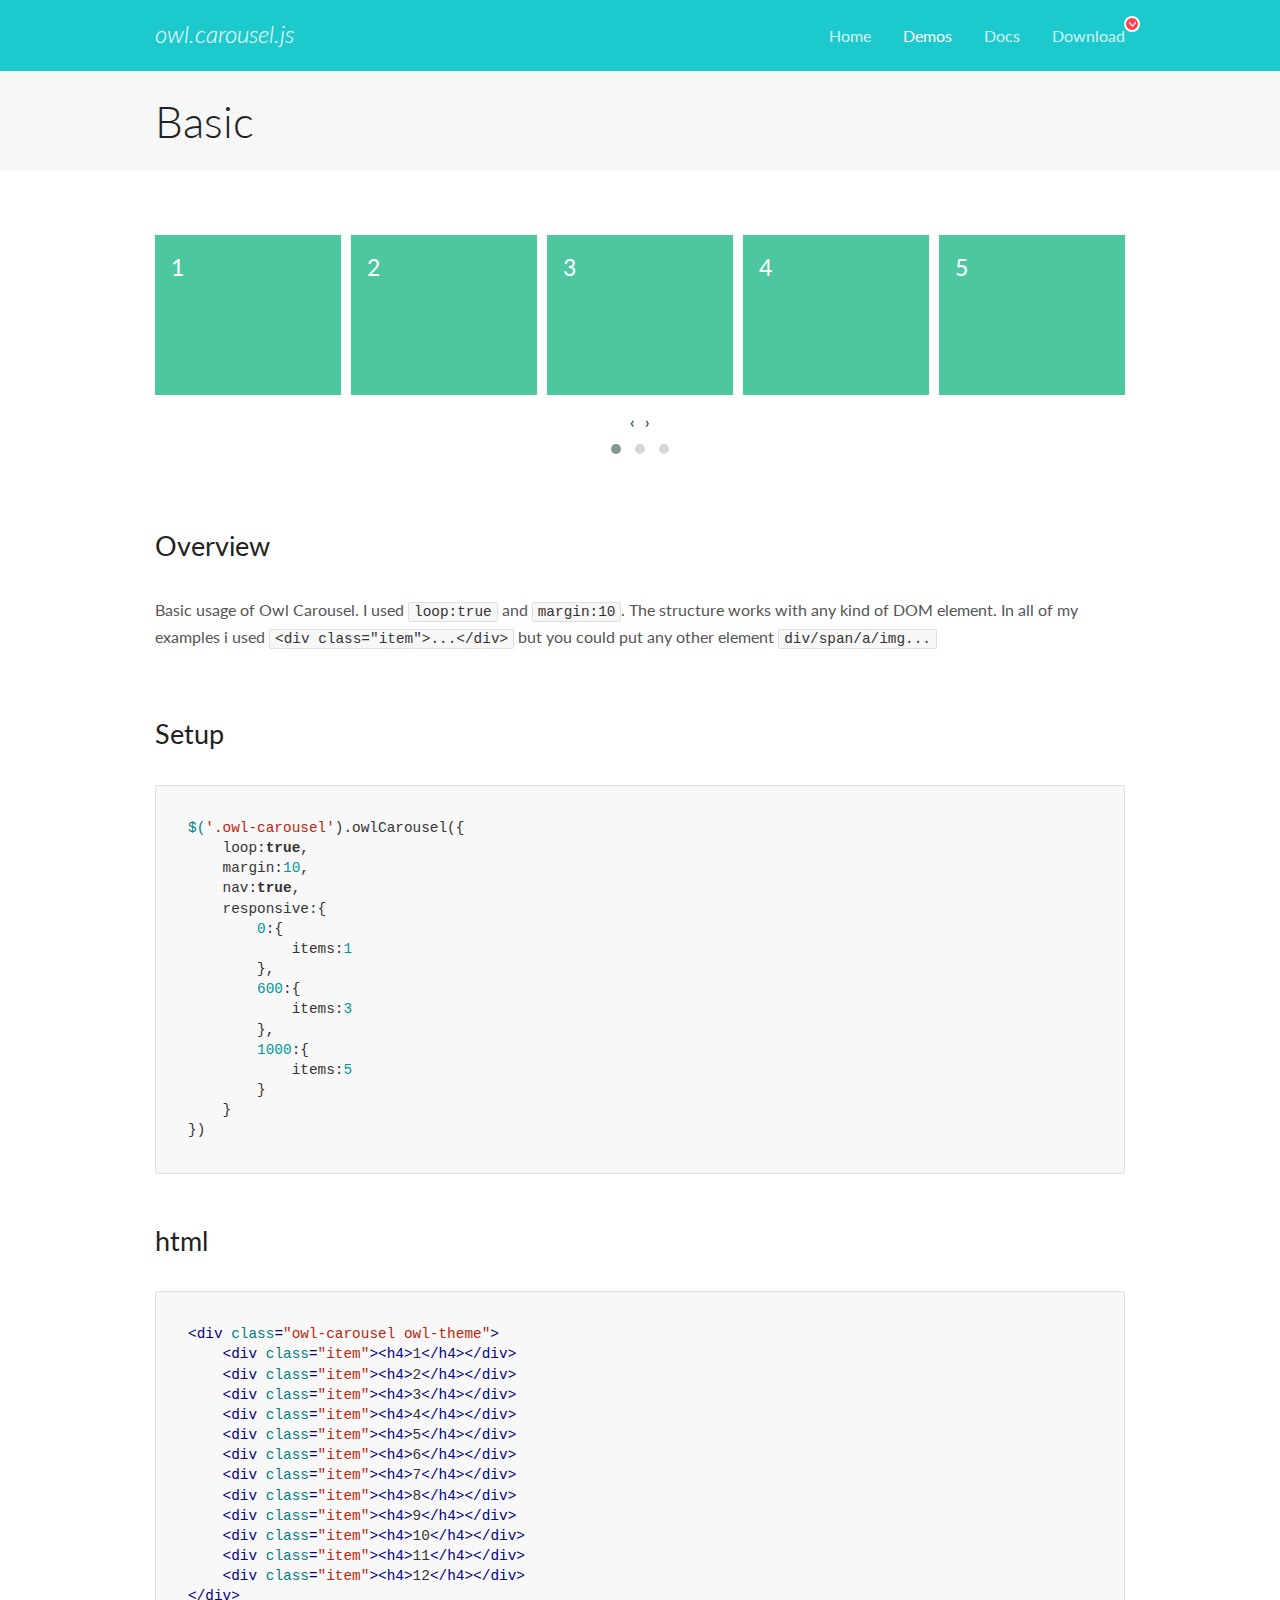
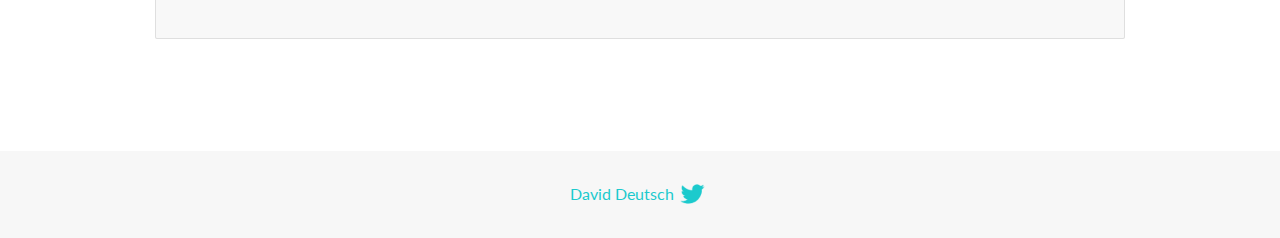
<file: OwlCarousel2-2.3.4/docs/demos/basic.html>
<!DOCTYPE html>
<html lang="en">
  <head>

    <!-- head -->
    <meta charset="utf-8">
    <meta name="msapplication-tap-highlight" content="no" />
    <meta name="viewport" content="width=device-width, initial-scale=1.0" />
    <meta name="description" content="Basic usage demo">
    <meta name="author" content="David Deutsch">
    <title>
      Basic Demo | Owl Carousel | 2.3.4
    </title>

    <!-- Stylesheets -->
    <link href='https://fonts.googleapis.com/css?family=Lato:300,400,700,400italic,300italic' rel='stylesheet' type='text/css'>
    <link rel="stylesheet" href="../assets/css/docs.theme.min.css">

    <!-- Owl Stylesheets -->
    <link rel="stylesheet" href="../assets/owlcarousel/assets/owl.carousel.min.css">
    <link rel="stylesheet" href="../assets/owlcarousel/assets/owl.theme.default.min.css">

    <!-- HTML5 shim and Respond.js IE8 support of HTML5 elements and media queries -->

    <!--[if lt IE 9]>
      <script src="https://oss.maxcdn.com/libs/html5shiv/3.7.0/html5shiv.js"></script>
      <script src="https://oss.maxcdn.com/libs/respond.js/1.3.0/respond.min.js"></script>
    <![endif]-->

    <!-- Favicons -->
    <link rel="apple-touch-icon-precomposed" sizes="144x144" href="../assets/ico/apple-touch-icon-144-precomposed.png">
    <link rel="shortcut icon" href="../assets/ico/favicon.png">
    <link rel="shortcut icon" href="favicon.ico">

    <!-- Yeah i know js should not be in header. Its required for demos.-->

    <!-- javascript -->
    <script src="../assets/vendors/jquery.min.js"></script>
    <script src="../assets/owlcarousel/owl.carousel.js"></script>
  </head>
  <body>

    <!-- header -->
    <header class="header">
      <div class="row">
        <div class="large-12 columns">
          <div class="brand left">
            <h3>
              <a href="/OwlCarousel2/">owl.carousel.js</a> 
            </h3>
          </div>
          <a id="toggle-nav" class="right">
            <span></span> <span></span> <span></span> 
          </a> 
          <div class="nav-bar">
            <ul class="clearfix">
              <li> <a href="/OwlCarousel2/index.html">Home</a>  </li>
              <li class="active">
                <a href="/OwlCarousel2/demos/demos.html">Demos</a> 
              </li>
              <li> <a href="/OwlCarousel2/docs/started-welcome.html">Docs</a>  </li>
              <li>
                <a href="https://github.com/OwlCarousel2/OwlCarousel2/archive/2.3.4.zip">Download</a> 
                <span class="download"></span> 
              </li>
            </ul>
          </div>
        </div>
      </div>
    </header>

    <!-- title -->
    <section class="title">
      <div class="row">
        <div class="large-12 columns">
          <h1>Basic</h1>
        </div>
      </div>
    </section>

    <!--  Demos -->
    <section id="demos">
      <div class="row">
        <div class="large-12 columns">
          <div class="owl-carousel owl-theme">
            <div class="item">
              <h4>1</h4>
            </div>
            <div class="item">
              <h4>2</h4>
            </div>
            <div class="item">
              <h4>3</h4>
            </div>
            <div class="item">
              <h4>4</h4>
            </div>
            <div class="item">
              <h4>5</h4>
            </div>
            <div class="item">
              <h4>6</h4>
            </div>
            <div class="item">
              <h4>7</h4>
            </div>
            <div class="item">
              <h4>8</h4>
            </div>
            <div class="item">
              <h4>9</h4>
            </div>
            <div class="item">
              <h4>10</h4>
            </div>
            <div class="item">
              <h4>11</h4>
            </div>
            <div class="item">
              <h4>12</h4>
            </div>
          </div>
          <h3 id="overview">Overview</h3>
          <p>Basic usage of Owl Carousel. I used <code>loop:true</code> and <code>margin:10</code>. The structure works with any kind of DOM element. In all of my examples i used <code>&lt;div class=&quot;item&quot;&gt;...&lt;/div&gt;</code> but you could
            put any other element <code>div/span/a/img...</code></p>
          <h3 id="setup">Setup</h3>
          <pre><code>$(&#39;.owl-carousel&#39;).owlCarousel({
    loop:true,
    margin:10,
    nav:true,
    responsive:{
        0:{
            items:1
        },
        600:{
            items:3
        },
        1000:{
            items:5
        }
    }
})</code></pre>
          <h3 id="html">html</h3>
          <pre><code>&lt;div class=&quot;owl-carousel owl-theme&quot;&gt;
    &lt;div class=&quot;item&quot;&gt;&lt;h4&gt;1&lt;/h4&gt;&lt;/div&gt;
    &lt;div class=&quot;item&quot;&gt;&lt;h4&gt;2&lt;/h4&gt;&lt;/div&gt;
    &lt;div class=&quot;item&quot;&gt;&lt;h4&gt;3&lt;/h4&gt;&lt;/div&gt;
    &lt;div class=&quot;item&quot;&gt;&lt;h4&gt;4&lt;/h4&gt;&lt;/div&gt;
    &lt;div class=&quot;item&quot;&gt;&lt;h4&gt;5&lt;/h4&gt;&lt;/div&gt;
    &lt;div class=&quot;item&quot;&gt;&lt;h4&gt;6&lt;/h4&gt;&lt;/div&gt;
    &lt;div class=&quot;item&quot;&gt;&lt;h4&gt;7&lt;/h4&gt;&lt;/div&gt;
    &lt;div class=&quot;item&quot;&gt;&lt;h4&gt;8&lt;/h4&gt;&lt;/div&gt;
    &lt;div class=&quot;item&quot;&gt;&lt;h4&gt;9&lt;/h4&gt;&lt;/div&gt;
    &lt;div class=&quot;item&quot;&gt;&lt;h4&gt;10&lt;/h4&gt;&lt;/div&gt;
    &lt;div class=&quot;item&quot;&gt;&lt;h4&gt;11&lt;/h4&gt;&lt;/div&gt;
    &lt;div class=&quot;item&quot;&gt;&lt;h4&gt;12&lt;/h4&gt;&lt;/div&gt;
&lt;/div&gt;</code></pre>
          <script>
            $(document).ready(function() {
              var owl = $('.owl-carousel');
              owl.owlCarousel({
                margin: 10,
                nav: true,
                loop: true,
                responsive: {
                  0: {
                    items: 1
                  },
                  600: {
                    items: 3
                  },
                  1000: {
                    items: 5
                  }
                }
              })
            })
          </script>
        </div>
      </div>
    </section>

    <!-- footer -->
    <footer class="footer">
      <div class="row">
        <div class="large-12 columns">
          <h5>
            <a href="/OwlCarousel2/docs/support-contact.html">David Deutsch</a> 
            <a id="custom-tweet-button" href="https://twitter.com/share?url=https://github.com/OwlCarousel2/OwlCarousel2&text=Owl Carousel - This is so awesome! " target="_blank"></a> 
          </h5>
        </div>
      </div>
    </footer>

    <!-- vendors -->
    <script src="../assets/vendors/highlight.js"></script>
    <script src="../assets/js/app.js"></script>
  </body>
</html>
</file>
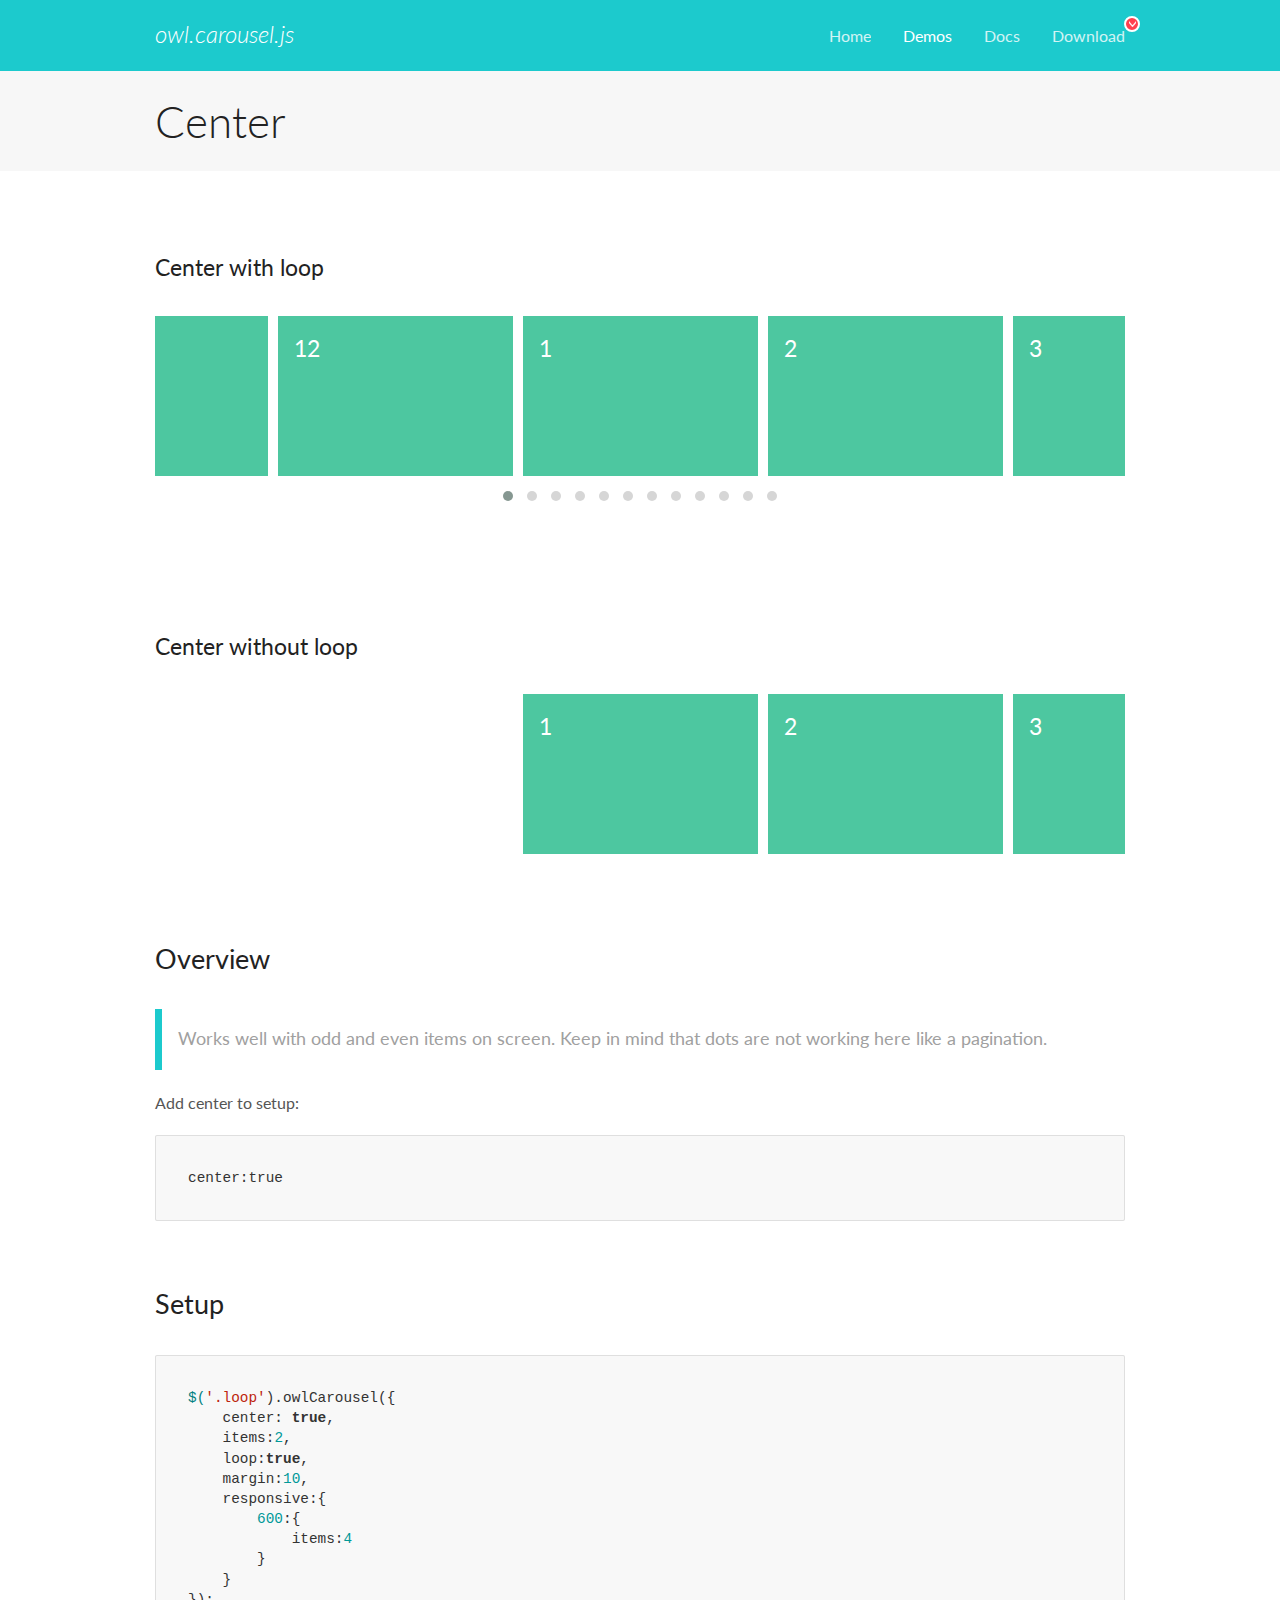
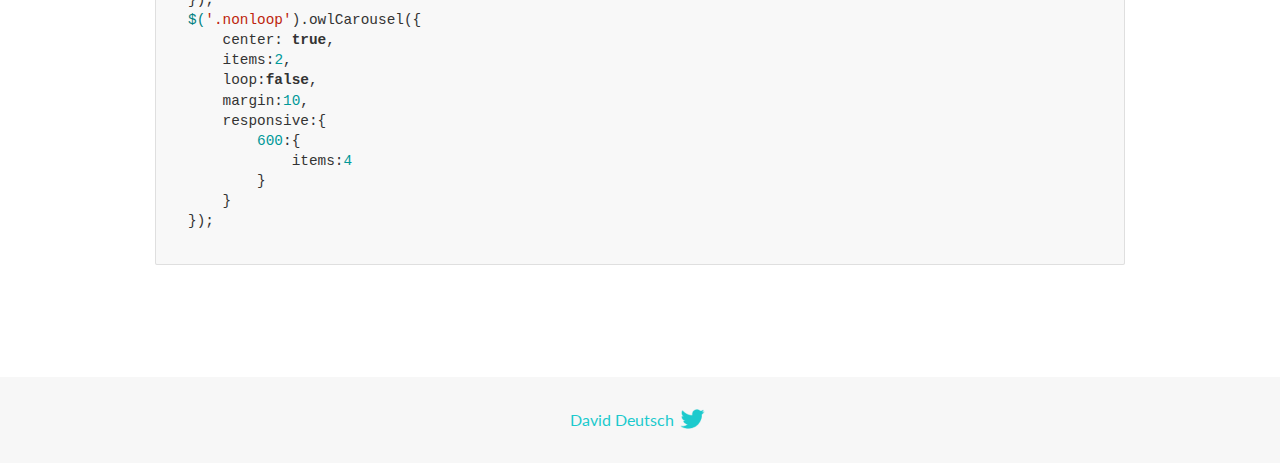
<file: OwlCarousel2-2.3.4/docs/demos/center.html>
<!DOCTYPE html>
<html lang="en">
  <head>

    <!-- head -->
    <meta charset="utf-8">
    <meta name="msapplication-tap-highlight" content="no" />
    <meta name="viewport" content="width=device-width, initial-scale=1.0" />
    <meta name="description" content="Center carousel">
    <meta name="author" content="David Deutsch">
    <title>
      Center Demo | Owl Carousel | 2.3.4
    </title>

    <!-- Stylesheets -->
    <link href='https://fonts.googleapis.com/css?family=Lato:300,400,700,400italic,300italic' rel='stylesheet' type='text/css'>
    <link rel="stylesheet" href="../assets/css/docs.theme.min.css">

    <!-- Owl Stylesheets -->
    <link rel="stylesheet" href="../assets/owlcarousel/assets/owl.carousel.min.css">
    <link rel="stylesheet" href="../assets/owlcarousel/assets/owl.theme.default.min.css">

    <!-- HTML5 shim and Respond.js IE8 support of HTML5 elements and media queries -->

    <!--[if lt IE 9]>
      <script src="https://oss.maxcdn.com/libs/html5shiv/3.7.0/html5shiv.js"></script>
      <script src="https://oss.maxcdn.com/libs/respond.js/1.3.0/respond.min.js"></script>
    <![endif]-->

    <!-- Favicons -->
    <link rel="apple-touch-icon-precomposed" sizes="144x144" href="../assets/ico/apple-touch-icon-144-precomposed.png">
    <link rel="shortcut icon" href="../assets/ico/favicon.png">
    <link rel="shortcut icon" href="favicon.ico">

    <!-- Yeah i know js should not be in header. Its required for demos.-->

    <!-- javascript -->
    <script src="../assets/vendors/jquery.min.js"></script>
    <script src="../assets/owlcarousel/owl.carousel.js"></script>
  </head>
  <body>

    <!-- header -->
    <header class="header">
      <div class="row">
        <div class="large-12 columns">
          <div class="brand left">
            <h3>
              <a href="/OwlCarousel2/">owl.carousel.js</a> 
            </h3>
          </div>
          <a id="toggle-nav" class="right">
            <span></span> <span></span> <span></span> 
          </a> 
          <div class="nav-bar">
            <ul class="clearfix">
              <li> <a href="/OwlCarousel2/index.html">Home</a>  </li>
              <li class="active">
                <a href="/OwlCarousel2/demos/demos.html">Demos</a> 
              </li>
              <li> <a href="/OwlCarousel2/docs/started-welcome.html">Docs</a>  </li>
              <li>
                <a href="https://github.com/OwlCarousel2/OwlCarousel2/archive/2.3.4.zip">Download</a> 
                <span class="download"></span> 
              </li>
            </ul>
          </div>
        </div>
      </div>
    </header>

    <!-- title -->
    <section class="title">
      <div class="row">
        <div class="large-12 columns">
          <h1>Center</h1>
        </div>
      </div>
    </section>

    <!--  Demos -->
    <section id="demos">
      <div class="row">
        <div class="large-12 columns">
          <h4 id="center-with-loop">Center with loop</h4>
          <div class="loop owl-carousel owl-theme">
            <div class="item">
              <h4>1</h4>
            </div>
            <div class="item">
              <h4>2</h4>
            </div>
            <div class="item">
              <h4>3</h4>
            </div>
            <div class="item">
              <h4>4</h4>
            </div>
            <div class="item">
              <h4>5</h4>
            </div>
            <div class="item">
              <h4>6</h4>
            </div>
            <div class="item">
              <h4>7</h4>
            </div>
            <div class="item">
              <h4>8</h4>
            </div>
            <div class="item">
              <h4>9</h4>
            </div>
            <div class="item">
              <h4>10</h4>
            </div>
            <div class="item">
              <h4>11</h4>
            </div>
            <div class="item">
              <h4>12</h4>
            </div>
          </div>
          <br>
          <h4 id="center-without-loop">Center without loop</h4>
          <div class="nonloop owl-carousel">
            <div class="item">
              <h4>1</h4>
            </div>
            <div class="item">
              <h4>2</h4>
            </div>
            <div class="item">
              <h4>3</h4>
            </div>
            <div class="item">
              <h4>4</h4>
            </div>
            <div class="item">
              <h4>5</h4>
            </div>
            <div class="item">
              <h4>6</h4>
            </div>
            <div class="item">
              <h4>7</h4>
            </div>
            <div class="item">
              <h4>8</h4>
            </div>
            <div class="item">
              <h4>9</h4>
            </div>
            <div class="item">
              <h4>10</h4>
            </div>
            <div class="item">
              <h4>11</h4>
            </div>
            <div class="item">
              <h4>12</h4>
            </div>
          </div>
          <h3 id="overview">Overview</h3>
          <blockquote>
            <p>Works well with odd and even items on screen. Keep in mind that dots are not working here like a pagination.</p>
          </blockquote>
          <p>Add center to setup:</p>
          <pre><code>center:true</code></pre>
          <h3 id="setup">Setup</h3>
          <pre><code>$(&#39;.loop&#39;).owlCarousel({
    center: true,
    items:2,
    loop:true,
    margin:10,
    responsive:{
        600:{
            items:4
        }
    }
});
$(&#39;.nonloop&#39;).owlCarousel({
    center: true,
    items:2,
    loop:false,
    margin:10,
    responsive:{
        600:{
            items:4
        }
    }
});</code></pre>
          <script>
            jQuery(document).ready(function($) {
              $('.loop').owlCarousel({
                center: true,
                items: 2,
                loop: true,
                margin: 10,
                responsive: {
                  600: {
                    items: 4
                  }
                }
              });
              $('.nonloop').owlCarousel({
                center: true,
                items: 2,
                loop: false,
                margin: 10,
                responsive: {
                  600: {
                    items: 4
                  }
                }
              });
            });
          </script>
        </div>
      </div>
    </section>

    <!-- footer -->
    <footer class="footer">
      <div class="row">
        <div class="large-12 columns">
          <h5>
            <a href="/OwlCarousel2/docs/support-contact.html">David Deutsch</a> 
            <a id="custom-tweet-button" href="https://twitter.com/share?url=https://github.com/OwlCarousel2/OwlCarousel2&text=Owl Carousel - This is so awesome! " target="_blank"></a> 
          </h5>
        </div>
      </div>
    </footer>

    <!-- vendors -->
    <script src="../assets/vendors/highlight.js"></script>
    <script src="../assets/js/app.js"></script>
  </body>
</html>
</file>
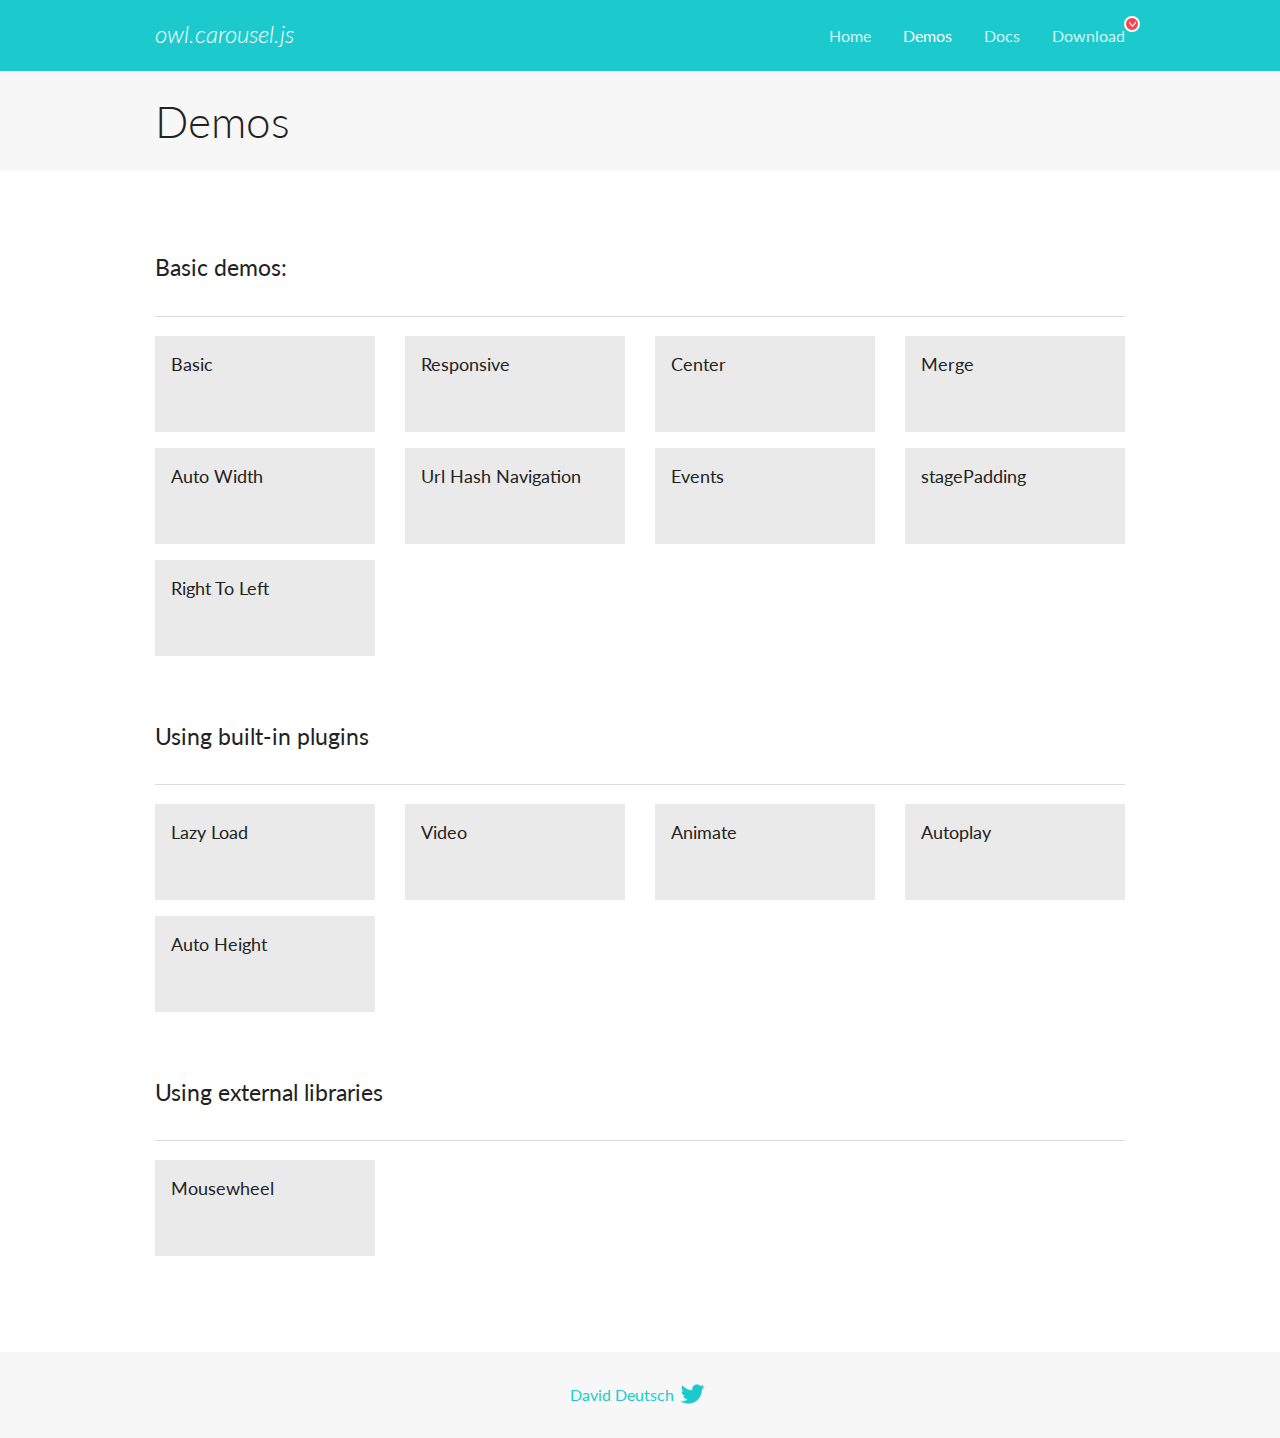
<file: OwlCarousel2-2.3.4/docs/demos/demos.html>
<!DOCTYPE html>
<html lang="en">
  <head>

    <!-- head -->
    <meta charset="utf-8">
    <meta name="msapplication-tap-highlight" content="no" />
    <meta name="viewport" content="width=device-width, initial-scale=1.0" />
    <meta name="description" content="A list of Owl Carousel examples.">
    <meta name="author" content="David Deutsch">
    <title>
      Demos | Owl Carousel | 2.3.4
    </title>

    <!-- Stylesheets -->
    <link href='https://fonts.googleapis.com/css?family=Lato:300,400,700,400italic,300italic' rel='stylesheet' type='text/css'>
    <link rel="stylesheet" href="../assets/css/docs.theme.min.css">

    <!-- Owl Stylesheets -->
    <link rel="stylesheet" href="../assets/owlcarousel/assets/owl.carousel.min.css">
    <link rel="stylesheet" href="../assets/owlcarousel/assets/owl.theme.default.min.css">

    <!-- HTML5 shim and Respond.js IE8 support of HTML5 elements and media queries -->

    <!--[if lt IE 9]>
      <script src="https://oss.maxcdn.com/libs/html5shiv/3.7.0/html5shiv.js"></script>
      <script src="https://oss.maxcdn.com/libs/respond.js/1.3.0/respond.min.js"></script>
    <![endif]-->

    <!-- Favicons -->
    <link rel="apple-touch-icon-precomposed" sizes="144x144" href="../assets/ico/apple-touch-icon-144-precomposed.png">
    <link rel="shortcut icon" href="../assets/ico/favicon.png">
    <link rel="shortcut icon" href="favicon.ico">

    <!-- Yeah i know js should not be in header. Its required for demos.-->

    <!-- javascript -->
    <script src="../assets/vendors/jquery.min.js"></script>
    <script src="../assets/owlcarousel/owl.carousel.js"></script>
  </head>
  <body>

    <!-- header -->
    <header class="header">
      <div class="row">
        <div class="large-12 columns">
          <div class="brand left">
            <h3>
              <a href="/OwlCarousel2/">owl.carousel.js</a> 
            </h3>
          </div>
          <a id="toggle-nav" class="right">
            <span></span> <span></span> <span></span> 
          </a> 
          <div class="nav-bar">
            <ul class="clearfix">
              <li> <a href="/OwlCarousel2/index.html">Home</a>  </li>
              <li class="active">
                <a href="/OwlCarousel2/demos/demos.html">Demos</a> 
              </li>
              <li> <a href="/OwlCarousel2/docs/started-welcome.html">Docs</a>  </li>
              <li>
                <a href="https://github.com/OwlCarousel2/OwlCarousel2/archive/2.3.4.zip">Download</a> 
                <span class="download"></span> 
              </li>
            </ul>
          </div>
        </div>
      </div>
    </header>

    <!-- title -->
    <section class="title">
      <div class="row">
        <div class="large-12 columns">
          <h1>Demos</h1>
        </div>
      </div>
    </section>

    <!--  Demos -->
    <section id="demos">
      <div class="row">
        <div class="large-12 columns">
          <h4 id="basic-demos-">Basic demos:</h4>
          <hr>
          <div class="demo-list">
            <div class="row">
              <div class="small-6 medium-4 large-3 columns">
                <a href="basic.html" class="demo-block">
                  <h5>Basic </h5>
                </a> 
              </div>
              <div class="small-6 medium-4 large-3 columns">
                <a href="responsive.html" class="demo-block">
                  <h5>Responsive </h5>
                </a> 
              </div>
              <div class="small-6 medium-4 large-3 columns">
                <a href="center.html" class="demo-block">
                  <h5>Center </h5>
                </a> 
              </div>
              <div class="small-6 medium-4 large-3 columns">
                <a href="merge.html" class="demo-block">
                  <h5>Merge </h5>
                </a> 
              </div>
              <div class="small-6 medium-4 large-3 columns">
                <a href="autowidth.html" class="demo-block">
                  <h5>Auto Width </h5>
                </a> 
              </div>
              <div class="small-6 medium-4 large-3 columns">
                <a href="urlhashnav.html" class="demo-block">
                  <h5>Url Hash Navigation </h5>
                </a> 
              </div>
              <div class="small-6 medium-4 large-3 columns">
                <a href="events.html" class="demo-block">
                  <h5>Events </h5>
                </a> 
              </div>
              <div class="small-6 medium-4 large-3 columns">
                <a href="stagepadding.html" class="demo-block">
                  <h5>stagePadding </h5>
                </a> 
              </div>
              <div class="small-6 medium-4 large-3 columns">
                <a href="rtl.html" class="demo-block">
                  <h5>Right To Left </h5>
                </a> 
              </div>
            </div>
          </div>
          <h4 id="using-built-in-plugins">Using built-in plugins</h4>
          <hr>
          <div class="demo-list">
            <div class="row">
              <div class="small-6 medium-4 large-3 columns">
                <a href="lazyLoad.html" class="demo-block">
                  <h5>Lazy Load </h5>
                </a> 
              </div>
              <div class="small-6 medium-4 large-3 columns">
                <a href="video.html" class="demo-block">
                  <h5>Video </h5>
                </a> 
              </div>
              <div class="small-6 medium-4 large-3 columns">
                <a href="animate.html" class="demo-block">
                  <h5>Animate </h5>
                </a> 
              </div>
              <div class="small-6 medium-4 large-3 columns">
                <a href="autoplay.html" class="demo-block">
                  <h5>Autoplay </h5>
                </a> 
              </div>
              <div class="small-6 medium-4 large-3 columns">
                <a href="autoheight.html" class="demo-block">
                  <h5>Auto Height </h5>
                </a> 
              </div>
            </div>
          </div>
          <h4 id="using-external-libraries">Using external libraries</h4>
          <hr>
          <div class="demo-list">
            <div class="row">
              <div class="small-6 medium-4 large-3 columns">
                <a href="mousewheel.html" class="demo-block">
                  <h5>Mousewheel </h5>
                </a> 
              </div>
            </div>
          </div>
        </div>
      </div>
    </section>

    <!-- footer -->
    <footer class="footer">
      <div class="row">
        <div class="large-12 columns">
          <h5>
            <a href="/OwlCarousel2/docs/support-contact.html">David Deutsch</a> 
            <a id="custom-tweet-button" href="https://twitter.com/share?url=https://github.com/OwlCarousel2/OwlCarousel2&text=Owl Carousel - This is so awesome! " target="_blank"></a> 
          </h5>
        </div>
      </div>
    </footer>

    <!-- vendors -->
    <script src="../assets/vendors/highlight.js"></script>
    <script src="../assets/js/app.js"></script>
  </body>
</html>
</file>
